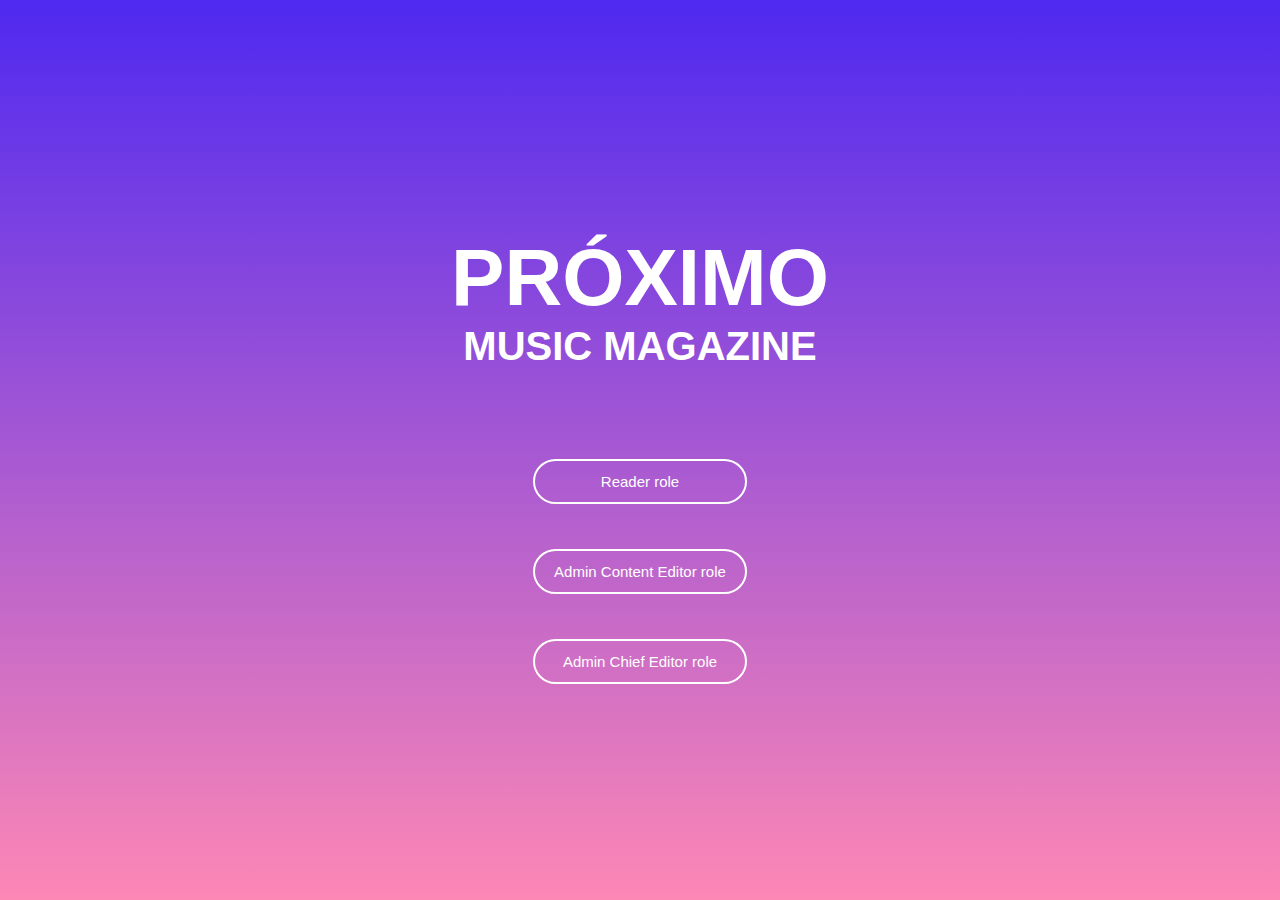
<file: index.html>
<html>
<head>
	<meta charset="utf-8">
	<meta name="viewport" content="width-device-width, initial-scale=1">
	<link href='css/welcomepage.css' rel='stylesheet' type='text/css'>
	<title>Welcome to Próximo</title>
<body>
	<div id="header">
		
		<h1><strong>P</strong>róximo<br><p>Music Magazine</p></h1>
  <div class="link-wrapper">
    <a href="landingpage.html">Reader role</a>
    <a href="login-admin.html">Admin Content Editor role</a>
    <a href="login-admin.html">Admin Chief Editor role</a>
  </div>
</body>
</head>
</html>
</file>
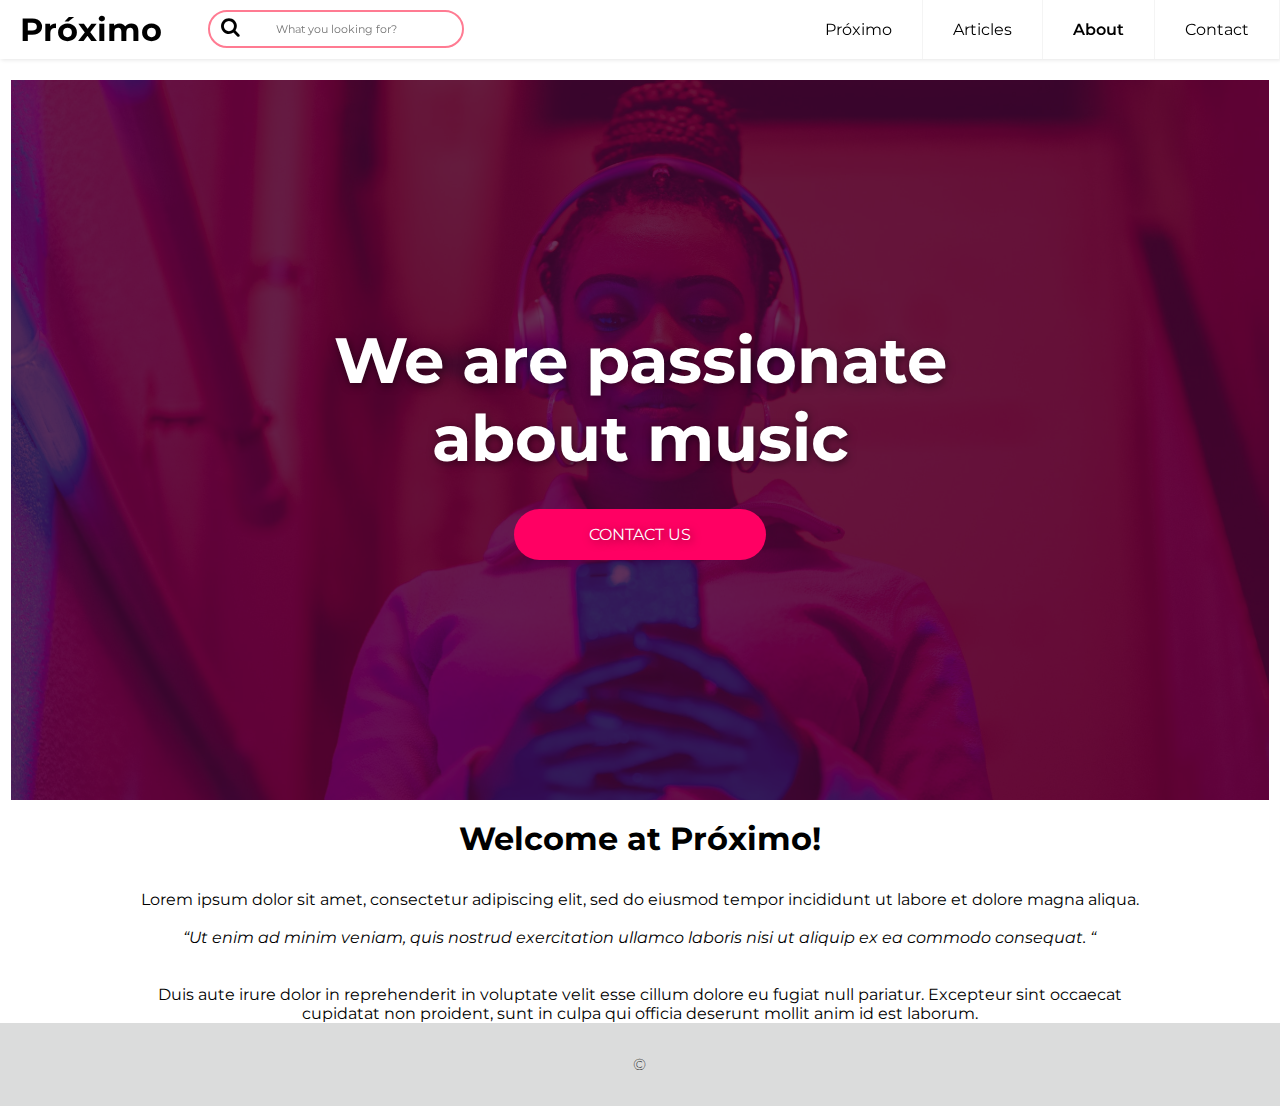
<file: about.html>
<!DOCTYPE html>
<html lang="en">
<head>
    <meta charset="UTF-8">
    <meta http-equiv="X-UA-Compatible" content="IE=edge">
    <meta name="viewport" content="width=device-width, initial-scale=1.0">
     <!-- SEARCH ICON -->
     <link rel="stylesheet" href="https://maxcdn.bootstrapcdn.com/font-awesome/4.4.0/css/font-awesome.min.css">
    <!-- CUSTOM CSS -->
    <link rel="stylesheet" href="css/app.css">
    <link rel="stylesheet" href="css/navigation.css">
    <link rel="stylesheet" href="css/styles.css">
    <link rel="stylesheet" href="css/filtering.css">
    <link rel="stylesheet" href="css/about.css">
    <link rel="stylesheet" href="css/searchbar.css">
    <link rel="stylesheet" href="css/searchbarplacement.css">
    <title>Próximo</title>
</head>
<body>

  <header class="header">
    <a href="landingpage.html" class="logo"><strong>próximo</strong></a>
    <input class="searchbar" type="text" placeholder="What you looking for?"> <i class=" searchButton fa fa-search"></i>
    <input class="menu-btn" type="checkbox" id="menu-btn" />
    <label class="menu-icon" for="menu-btn"><span class="navicon"></span></label>
    <ul class="menu">
      <li><a href="landingpage.html">Próximo</a></li>
      <li><a href="all-articles.html">Articles</a></li>
      <li><a class="active" href="about.html">About</a></li>
      <li><a href="contact.html">Contact</a></li>
     

    </ul>
  </header>
  <!-- splashsection  -->
      <article>
       <div class="splashwrapper">
      <div id="splashsection"></div>
      <!--  <img src="/img/the-regrettes-2017-cr-Chade-Kamenshine-billboard-1548-compressed 1.png" alt="" > -->
        <div class="text">
          <h2 class="heroh2">We are passionate about music</h2>
          <a class="btn" href="contact.html">CONTACT US</a>
          
        </div>
      </div>

      
      </article>

      <!-- search start -->
 <div id="searchbar-placement">
  <!-- Searchbar start -->
<div class="search">
<input type="text" placeholder="search" />
<div class="symbol">
<svg class="cloud">
  <use xlink:href="#cloud" />
</svg>
<svg class="lens">
  <use xlink:href="#lens" />
</svg>
</div>


<!-- SVG -->
<svg xmlns="http://www.w3.org/2000/svg" style="display: none;">
<symbol xmlns="http://www.w3.org/2000/svg" viewBox="0 0 35 35" id="cloud">
<path d="M31.714,25.543c3.335-2.17,4.27-6.612,2.084-9.922c-1.247-1.884-3.31-3.077-5.575-3.223h-0.021
C27.148,6.68,21.624,2.89,15.862,3.931c-3.308,0.597-6.134,2.715-7.618,5.708c-4.763,0.2-8.46,4.194-8.257,8.919
c0.202,4.726,4.227,8.392,8.991,8.192h4.873h13.934C27.784,26.751,30.252,26.54,31.714,25.543z" />
</symbol>
<symbol xmlns="http://www.w3.org/2000/svg" viewBox="0 0 16 16" id="lens">
<path d="M15.656,13.692l-3.257-3.229c2.087-3.079,1.261-7.252-1.845-9.321c-3.106-2.068-7.315-1.25-9.402,1.83
s-1.261,7.252,1.845,9.32c1.123,0.748,2.446,1.146,3.799,1.142c1.273-0.016,2.515-0.39,3.583-1.076l3.257,3.229
c0.531,0.541,1.404,0.553,1.95,0.025c0.009-0.008,0.018-0.017,0.026-0.025C16.112,15.059,16.131,14.242,15.656,13.692z M2.845,6.631
c0.023-2.188,1.832-3.942,4.039-3.918c2.206,0.024,3.976,1.816,3.951,4.004c-0.023,2.171-1.805,3.918-3.995,3.918
C4.622,10.623,2.833,8.831,2.845,6.631L2.845,6.631z" />
</symbol>
</svg>    
</div>
</div>

<!-- Searchbar end -->    
      
   
<!-- wrapper -->
    <main class="wrapper">
        <article>
            <br>
            <h1>Welcome at Próximo!</h1>
      <p>Lorem ipsum dolor sit amet, consectetur adipiscing elit, sed do eiusmod tempor incididunt ut labore et dolore magna aliqua.</p>
      <br>
      <cite>“Ut enim ad minim veniam, quis nostrud exercitation ullamco laboris nisi ut aliquip ex ea commodo consequat. “</cite>
      <br><br>
      <p>Duis aute irure dolor in reprehenderit in voluptate velit esse cillum dolore eu fugiat null pariatur. Excepteur sint occaecat cupidatat non proident, sunt in culpa qui officia deserunt mollit anim id est laborum. </p>
    
        </article>
       
      

       
        
    
    </main>

       
      <footer class="mainfooter">
        © 
         
        </footer>
     
    
</body>
</html>
</file>
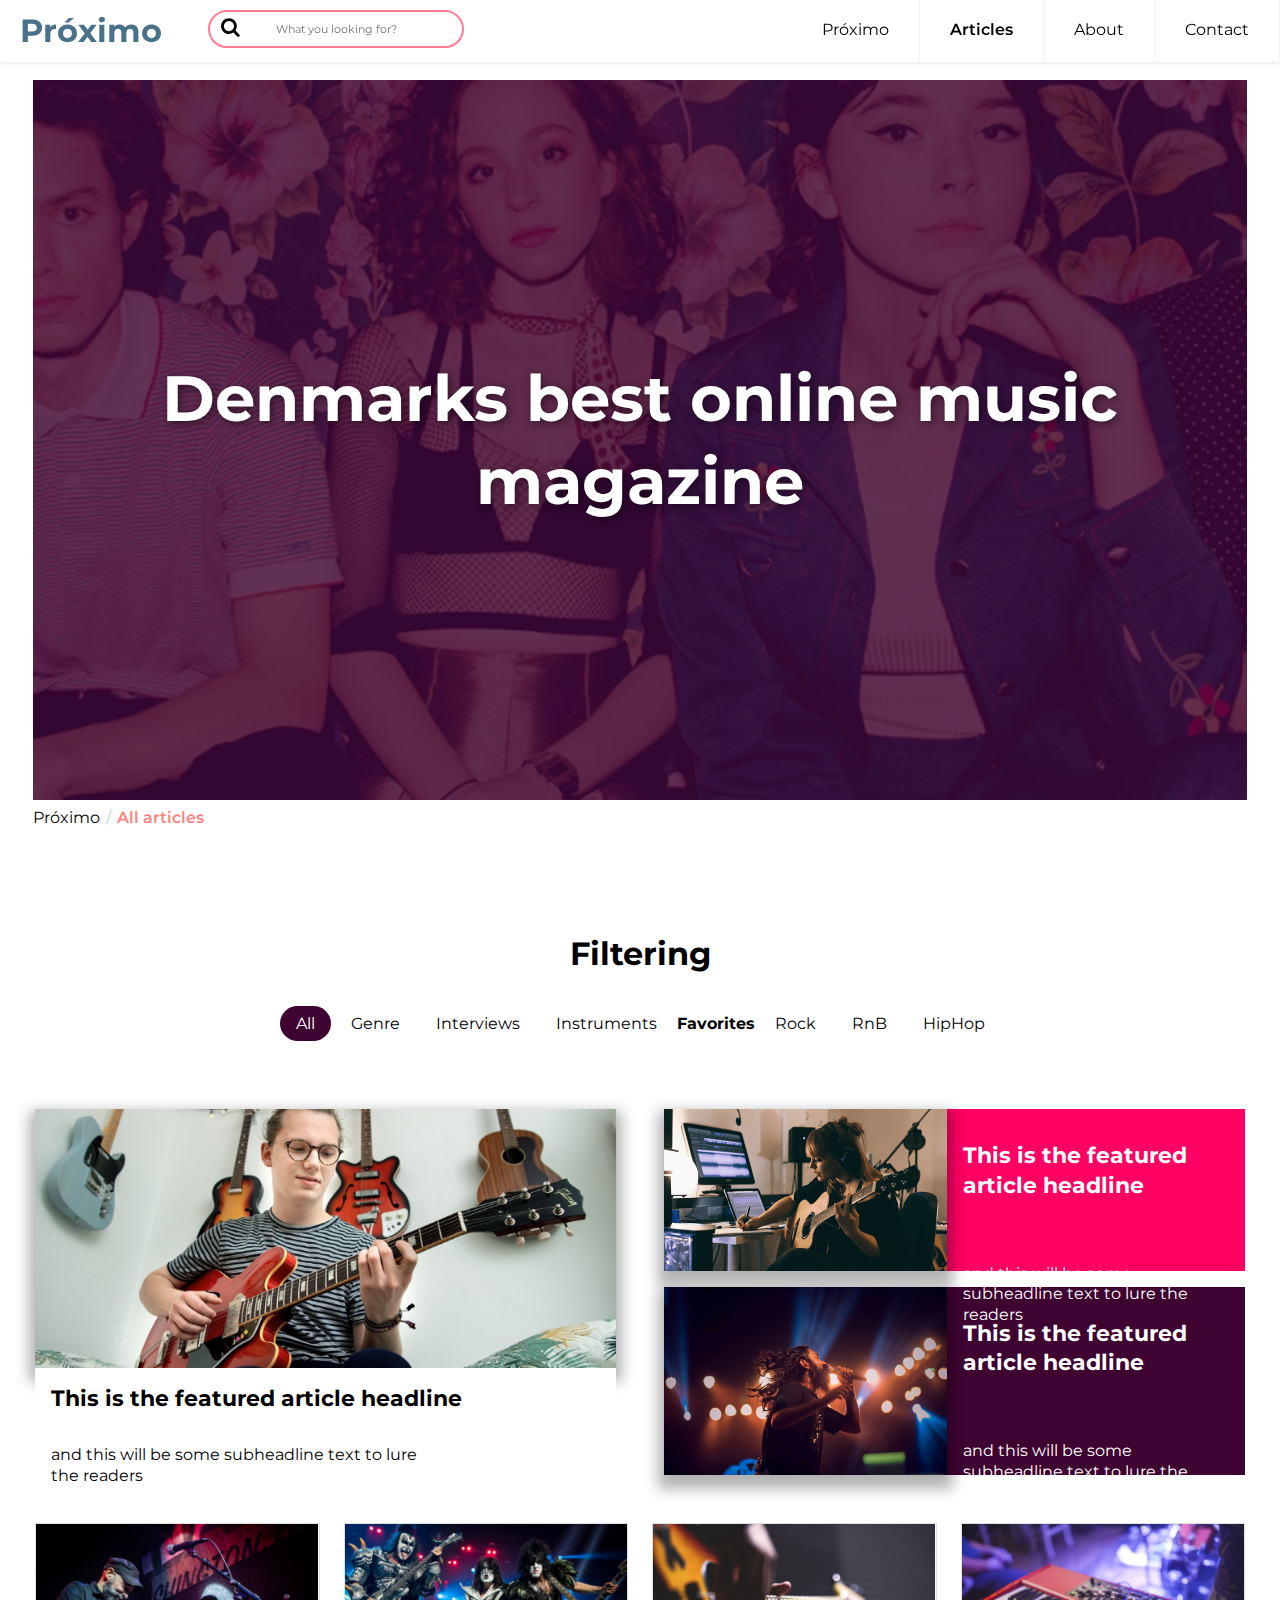
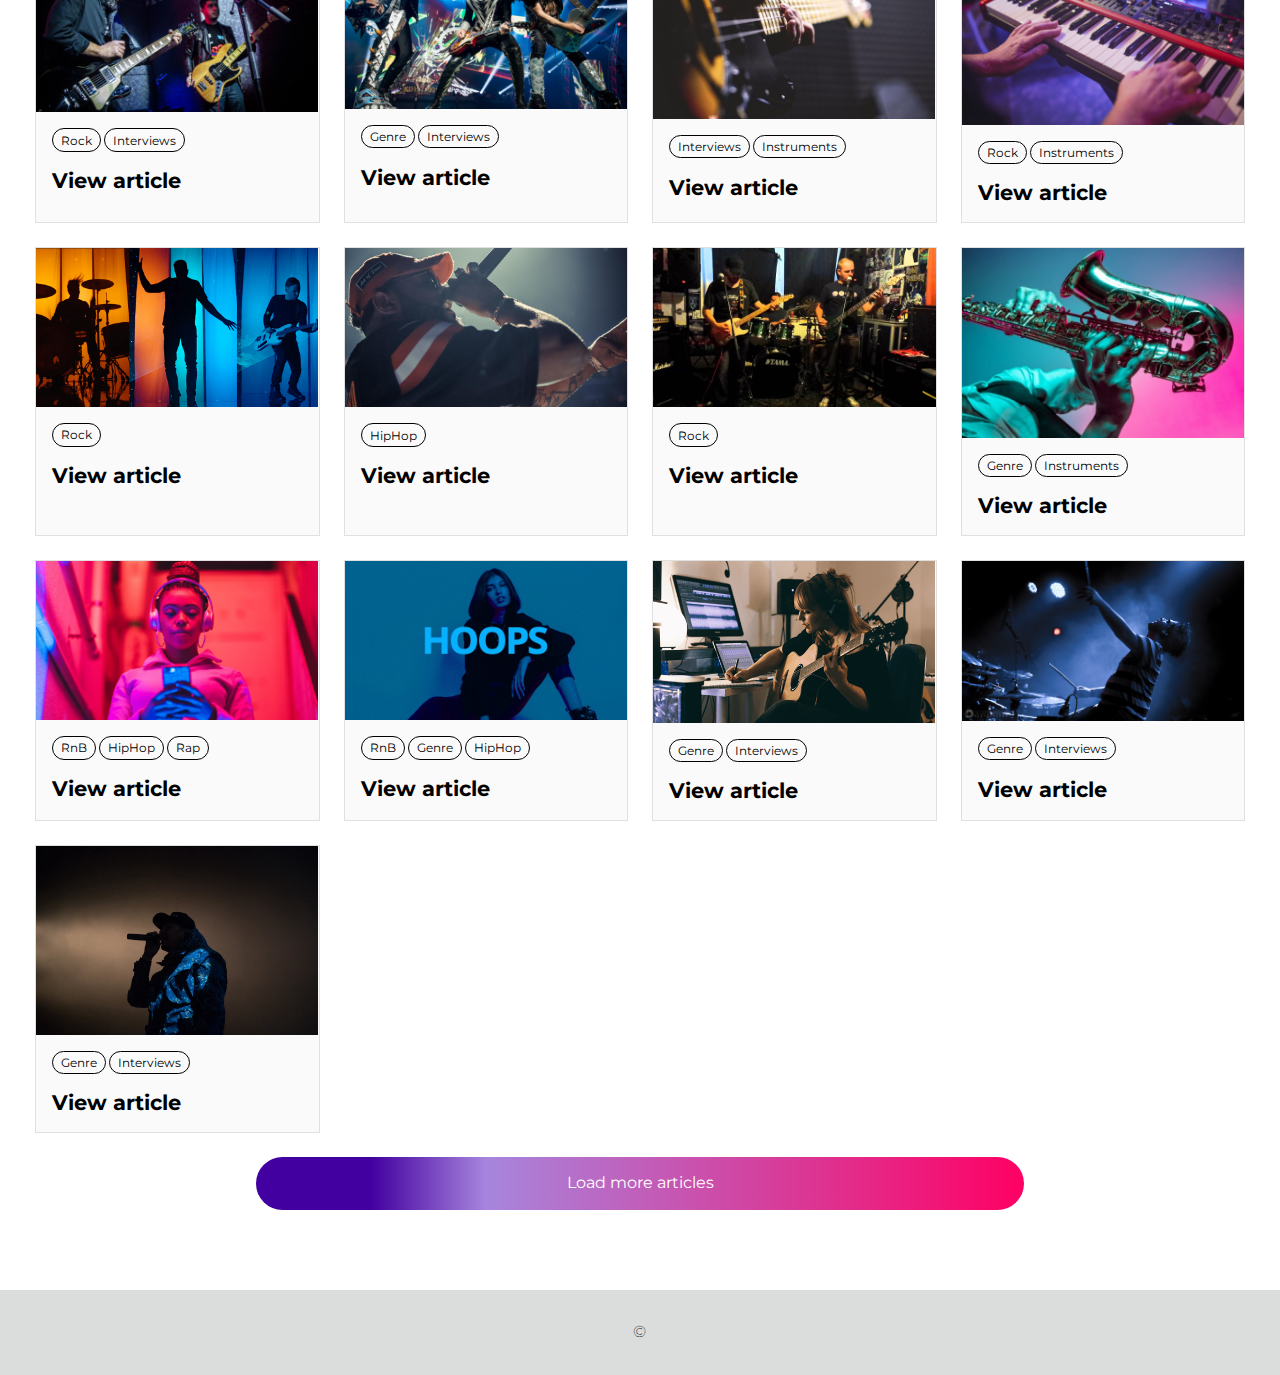
<file: all-articles.html>
<!DOCTYPE html>
<html lang="en">
<head>
    <meta charset="UTF-8">
    <meta http-equiv="X-UA-Compatible" content="IE=edge">
    <meta name="viewport" content="width=device-width, initial-scale=1.0">
    <!-- SEARCH ICON -->
    <link rel="stylesheet" href="https://maxcdn.bootstrapcdn.com/font-awesome/4.4.0/css/font-awesome.min.css">
    <!-- CUSTOM CSS -->
    <link rel="stylesheet" href="css/app.css">
    <link rel="stylesheet" href="css/navigation.css">
    <link rel="stylesheet" href="css/styles.css">
    <link rel="stylesheet" href="css/all-articles.css">
    <link rel="stylesheet" href="css/breadcrumbs.css">
    <link rel="stylesheet" href="css/filtering.css">
    <link rel="stylesheet" href="css/searchbar.css">
    <link rel="stylesheet" href="css/searchbarplacement.css">
    
    

    <title>Próximo</title>
</head>
<body>

  <header class="header">
    <a href="landingpage.html" class="logo"><strong>próximo</strong></a>
    <input class="searchbar" type="text" placeholder="What you looking for?"> <i class=" searchButton fa fa-search"></i>
    <input class="menu-btn" type="checkbox" id="menu-btn" />
    <label class="menu-icon" for="menu-btn"><span class="navicon"></span></label>
    <ul class="menu">
      <li><a href="landingpage.html">Próximo</a></li>
      <li><a class="active" href="all-articles.html">Articles</a></li>
      <li><a href="about.html">About</a></li>
      <li><a href="contact.html">Contact</a></li>
     

    </ul>
  </header>
  <!-- splashsection  -->
      <article>
       <div class="splashwrapper">
      <div id="splashsection"></div>
      <!--  <img src="/img/the-regrettes-2017-cr-Chade-Kamenshine-billboard-1548-compressed 1.png" alt="" > -->
        <div class="text">
          <h2 class="heroh2">Denmarks best online music magazine</h2>
        </div> 
      </div>
      <!-- wrapper -->
    
      <!-- wrapper -->
      <main class="wrapper">
      <div class="breadcrumbs">
        <nav class="breadcrumb-items">
            <a class="breadcrumb-item" href="landingpage.html">Próximo</a>
            <a class="breadcrumb-item active" href="all-articles.html">All articles</a>
          </nav><!-- .breadcrumb-items -->
      </div>
      </article>

      <!-- search start -->
 <div id="searchbar-placement">
  <!-- Searchbar start -->
<div class="search">
<input type="text" placeholder="search" />
<div class="symbol">
<svg class="cloud">
  <use xlink:href="#cloud" />
</svg>
<svg class="lens">
  <use xlink:href="#lens" />
</svg>
</div>


<!-- SVG -->
<svg xmlns="http://www.w3.org/2000/svg" style="display: none;">
<symbol xmlns="http://www.w3.org/2000/svg" viewBox="0 0 35 35" id="cloud">
<path d="M31.714,25.543c3.335-2.17,4.27-6.612,2.084-9.922c-1.247-1.884-3.31-3.077-5.575-3.223h-0.021
C27.148,6.68,21.624,2.89,15.862,3.931c-3.308,0.597-6.134,2.715-7.618,5.708c-4.763,0.2-8.46,4.194-8.257,8.919
c0.202,4.726,4.227,8.392,8.991,8.192h4.873h13.934C27.784,26.751,30.252,26.54,31.714,25.543z" />
</symbol>
<symbol xmlns="http://www.w3.org/2000/svg" viewBox="0 0 16 16" id="lens">
<path d="M15.656,13.692l-3.257-3.229c2.087-3.079,1.261-7.252-1.845-9.321c-3.106-2.068-7.315-1.25-9.402,1.83
s-1.261,7.252,1.845,9.32c1.123,0.748,2.446,1.146,3.799,1.142c1.273-0.016,2.515-0.39,3.583-1.076l3.257,3.229
c0.531,0.541,1.404,0.553,1.95,0.025c0.009-0.008,0.018-0.017,0.026-0.025C16.112,15.059,16.131,14.242,15.656,13.692z M2.845,6.631
c0.023-2.188,1.832-3.942,4.039-3.918c2.206,0.024,3.976,1.816,3.951,4.004c-0.023,2.171-1.805,3.918-3.995,3.918
C4.622,10.623,2.833,8.831,2.845,6.631L2.845,6.631z" />
</symbol>
</svg>    
</div>
</div>

<!-- Searchbar end -->    
      
  
     
  
        <section class="author-archive">
            <div class="container">
              <h1>Filtering</h1>
              <input type="radio" id="All" name="categories" value="All" checked>
              <input type="radio" id="Genre" name="categories" value="Genre">
              <input type="radio" id="Interviews" name="categories" value="Interviews">
              <input type="radio" id="Instruments" name="categories" value="Instruments">
              <input type="radio" id="Rock" name="categories" value="Rock">
              <input type="radio" id="RnB" name="categories" value="RnB">
              <input type="radio" id="HipHop" name="categories" value="HipHop">
          
              <ol class="filters">
                <li>
                  <label for="All">All</label>
                </li>
                <li>
                  <label for="Genre">Genre</label>
                </li>
                <li>
                  <label for="Interviews">Interviews</label>
                </li>
                <li>
                  <label for="Instruments">Instruments</label>
                </li>
                <h4>Favorites</h4>
                <li>
                  <label for="Rock">Rock</label>
                </li>
                <li>
                  <label for="RnB">RnB</label>
                </li>
                <li>
                  <label for="HipHop">HipHop</label>
                </li>
              </ol>

              <div class="content">
                  
                <div class="single-post-block flex">
                   <a href="single-article.html"> <div><img class="small-img" src="./img/guitar.png" alt="img"></div>
                    <div class="info info-style-1 no-grid-gap">
                   
                    <h1>This is the featured 
                        article headline</h1>
                    <p>and this will be some subheadline text to lure the readers  </p></a>
                    
                    
                </div>
                </div>
                <div class="flex">
                <div class="single-post single-post-1">
                  <a href="single-article.html"><div><img class="small-img" src="./img/singandsongwriter.png" alt="img"></div>
                    <div class="info info-style-2">
                   
                    <h1>This is the featured 
                        article headline</h1>
                    <p>and this will be some subheadline text to lure the readers  </p></a>
                    
                </div>
                </div>

                <div class="single-post single-post-2">
                  <a href="single-article.html">  <div><img class="small-img" src="./img/photo2.jpg" alt="img"></div>
                    <div class="info info-style-2">
                    
                    <h1>This is the featured 
                        article headline</h1>
                    <p>and this will be some subheadline text to lure the readers    </p></a>
                    
                </div>
                </div>
            </div>
              </div>
          
              <ol class="posts">
                <li class="post" data-category="Genre Interviews Rock">
                  <article class="filtering-article">
                    <figure>
                      <a href="single-article.html" target="_blank">
                        <img src="./img/rockband1.jpg" alt="img">
                      </a>
                      <figcaption>
                        <ol class="post-categories">
                          <li>
                            <a href="">Rock</a>
                          </li>
                          <li>
                            <a href="">Interviews</a>
                          </li>
                        </ol>
                        <h2 class="post-title">
                          <a href="" target="_blank">View article
                          </a>
                        </h2>
                      </figcaption>
                    </figure>
                  </article>
                </li>
                <li class="post" data-category="Genre Interviews Rock">
                  <article class="filtering-article">
                    <figure>
                      <a href="single-article.html" target="_blank">
                        <img src="./img/f89dc9fa7526554c-600x3382.png" alt="img">
                      </a>
                      <figcaption>
                        <ol class="post-categories">
                          <li>
                            <a href="">Genre</a>
                          </li>
                          <li>
                            <a href="">Interviews</a>
                          </li>
                        </ol>
                        <h2 class="post-title">
                          <a href="#" target="_blank">View article
                          </a>
                        </h2>
                      </figcaption>
                    </figure>
                  </article>
                </li>
                <li class="post" data-category="Genre Instruments">
                  <article class="filtering-article">
                    <figure>
                      <a href="single-article.html" target="_blank">
                        <img src="./img/bass-guitars 1.png" alt="img">
                      </a>
                      <figcaption>
                        <ol class="post-categories">
                          <li>
                            <a href="">Interviews</a>
                          </li>
                          <li>
                            <a href="">Instruments</a>
                          </li>
                        </ol>
                        <h2 class="post-title">
                          <a href="#" target="_blank">View article
                          </a>
                        </h2>
                      </figcaption>
                    </figure>
                  </article>
                </li>
                <li class="post" data-category="Genre Interviews Instruments">
                  <article class="filtering-article">
                    <figure>
                      <a href="single-article.html" target="_blank">
                        <img src="./img/GettyImages-736285899-59a26cef396e5a0011f5e55f3.png" alt="img">
                      </a>
                      <figcaption>
                        <ol class="post-categories">
                          <li>
                            <a href="">Rock</a>
                          </li>
                          <li>
                            <a href="">Instruments</a>
                          </li>
                        </ol>
                        <h2 class="post-title">
                          <a href="#" target="_blank">View article
                          </a>
                        </h2>
                      </figcaption>
                    </figure>
                  </article>
                </li>
                <li class="post" data-category="Genre Rock Interviews">
                  <article class="filtering-article">
                    <figure>
                      <a href="single-article.html" target="_blank">
                        <img src="./img/rockband3.jpg" alt="img">
                      </a>
                      <figcaption>
                        <ol class="post-categories">
                          <li>
                            <a href="">Rock</a>
                          </li>
                        </ol>
                        <h2 class="post-title">
                          <a href="#" target="_blank">View article
                          </a>
                        </h2>
                      </figcaption>
                    </figure>
                  </article>
                </li>
                <li class="post" data-category="HipHop Interviews">
                  <article class="filtering-article">
                    <figure>
                      <a href="single-article.html" target="_blank">
                        <img src="./img/rapper.jpg" alt="img">
                      </a>
                      <figcaption>
                        <ol class="post-categories">
                          <li>
                            <a href="">HipHop</a>
                          </li>
                        </ol>
                        <h2 class="post-title">
                          <a href="" target="_blank">View article</a>
                        </h2>
                      </figcaption>
                    </figure>
                  </article>
                </li>
                <li class="post" data-category="Genre Interviews Rock">
                  <article class="filtering-article">
                    <figure>
                      <a href="single-article.html" target="_blank">
                        <img src="./img/rockband2.jpg" alt="img">       
                      </a>
                      <figcaption>
                        <ol class="post-categories">
                          <li>
                            <a href="">Rock</a>
                          </li>
                        </ol>
                        <h2 class="post-title">
                          <a href="" target="_blank">View article
                          </a>
                        </h2>
                      </figcaption>
                    </figure>
                  </article>
                </li>
                <li class="post" data-category="Genre Instruments">
                  <article class="filtering-article">
                    <figure>
                      <a href="single-article.html" target="_blank">
                        <img src="./img/119324779-african-american-handsome-jazz-musician-playing-the-saxophone-in-the-studio-on-a-neon-background-mus1.png" alt="img">
                      </a>
                      <figcaption>
                        <ol class="post-categories">
                          <li>
                            <a href="">Genre</a>
                          </li>
                          <li>
                            <a href="">Instruments</a>
                          </li>
                        </ol>
                        <h2 class="post-title">
                          <a href="" target="_blank">View article
                          </a>
                        </h2>
                      </figcaption>
                    </figure>
                  </article>
                </li>
                <li class="post" data-category="RnB Genre Interviews HipHop">
                  <article class="filtering-article">
                    <figure>
                      <a href="single-article.html" target="_blank">
                        <img src="./img/photo1.jpg" alt="img">
                      </a>
                      <figcaption>
                        <ol class="post-categories">
                          <li>
                            <a href="">RnB</a>
                          </li>
                          <li>
                            <a href="">HipHop</a>
                          </li>
                          <li>
                            <a href="">Rap</a>
                          </li>
                        </ol>
                        <h2 class="post-title">
                          <a href="" target="_blank">View article
                          </a>
                        </h2>
                      </figcaption>
                    </figure>
                  </article>
                </li>
                <li class="post" data-category="RnB Genre Interviews HipHop">
                  <article class="filtering-article">
                    <figure>
                      <a href="single-article.html" target="_blank">
                        <img src="./img/maxresdefault.jpg" alt="img">
                      </a>
                      <figcaption>
                        <ol class="post-categories">
                          <li>
                            <a href="">RnB</a>
                          </li>
                          <li>
                            <a href="">Genre</a>
                          </li>
                          <li>
                            <a href="">HipHop</a>
                          </li>
                        </ol>
                        <h2 class="post-title">
                          <a href="" target="_blank">View article
                          </a>
                        </h2>
                      </figcaption>
                    </figure>
                  </article>
                </li>
                <li class="post" data-category="Genre Interviews">
                  <article class="filtering-article">
                    <figure>
                      <a href="single-article.html" target="_blank">
                        <img src="./img/singandsongwriter.png" alt="img">
                      </a>
                      <figcaption>
                        <ol class="post-categories">
                          <li>
                            <a href="">Genre</a>
                          </li>
                          <li>
                            <a href="">Interviews</a>
                          </li>
                        </ol>
                        <h2 class="post-title">
                          <a href="" target="_blank">View article
                        </h2>
                      </figcaption>
                    </figure>
                  </article>
                </li>
                <li class="post" data-category="Genre Instruments">
                  <article class="filtering-article">
                    <figure>
                      <a href="single-article.html" target="_blank">
                        <img src="./img/drummer.jpg" alt="img">
                      </a>
                      <figcaption>
                        <ol class="post-categories">
                          <li>
                            <a href="">Genre</a>
                          </li>
                          <li>
                            <a href="">Interviews</a>
                          </li>
                        </ol>
                        <h2 class="post-title">
                          <a href="" target="_blank">View article
                          </a>
                        </h2>
                      </figcaption>
                    </figure>
                  </article>
                </li>
                <li class="post" data-category="Genre HipHop Interviews">
                    <article class="filtering-article">
                      <figure>
                        <a href="single-article.html" target="_blank">
                          <img src="./img/1_iP69i3VmhBIoIfeT72-XEg.jpeg" alt="img">
                        </a>
                        <figcaption>
                          <ol class="post-categories">
                            <li>
                              <a href="">Genre</a>
                            </li>
                            <li>
                              <a href="">Interviews</a>
                            </li>
                          </ol>
                          <h2 class="post-title">
                            <a href="" target="_blank">View article
                            </a>
                          </h2>
                        </figcaption>
                      </figure>
                    </article>
                  </li>
              </ol>
            </div>
          </section>

          <div clas="container">
            <div class="grid-row">
              <a href="" class="btn load-btn btn-gradient">Load more articles</a>
            </div>
          </div>
         






             
   
      
      

       
        
    
    </main>

       
      <footer class="mainfooter">
        © 
         
        </footer>
     
    
</body>
</html>
</file>
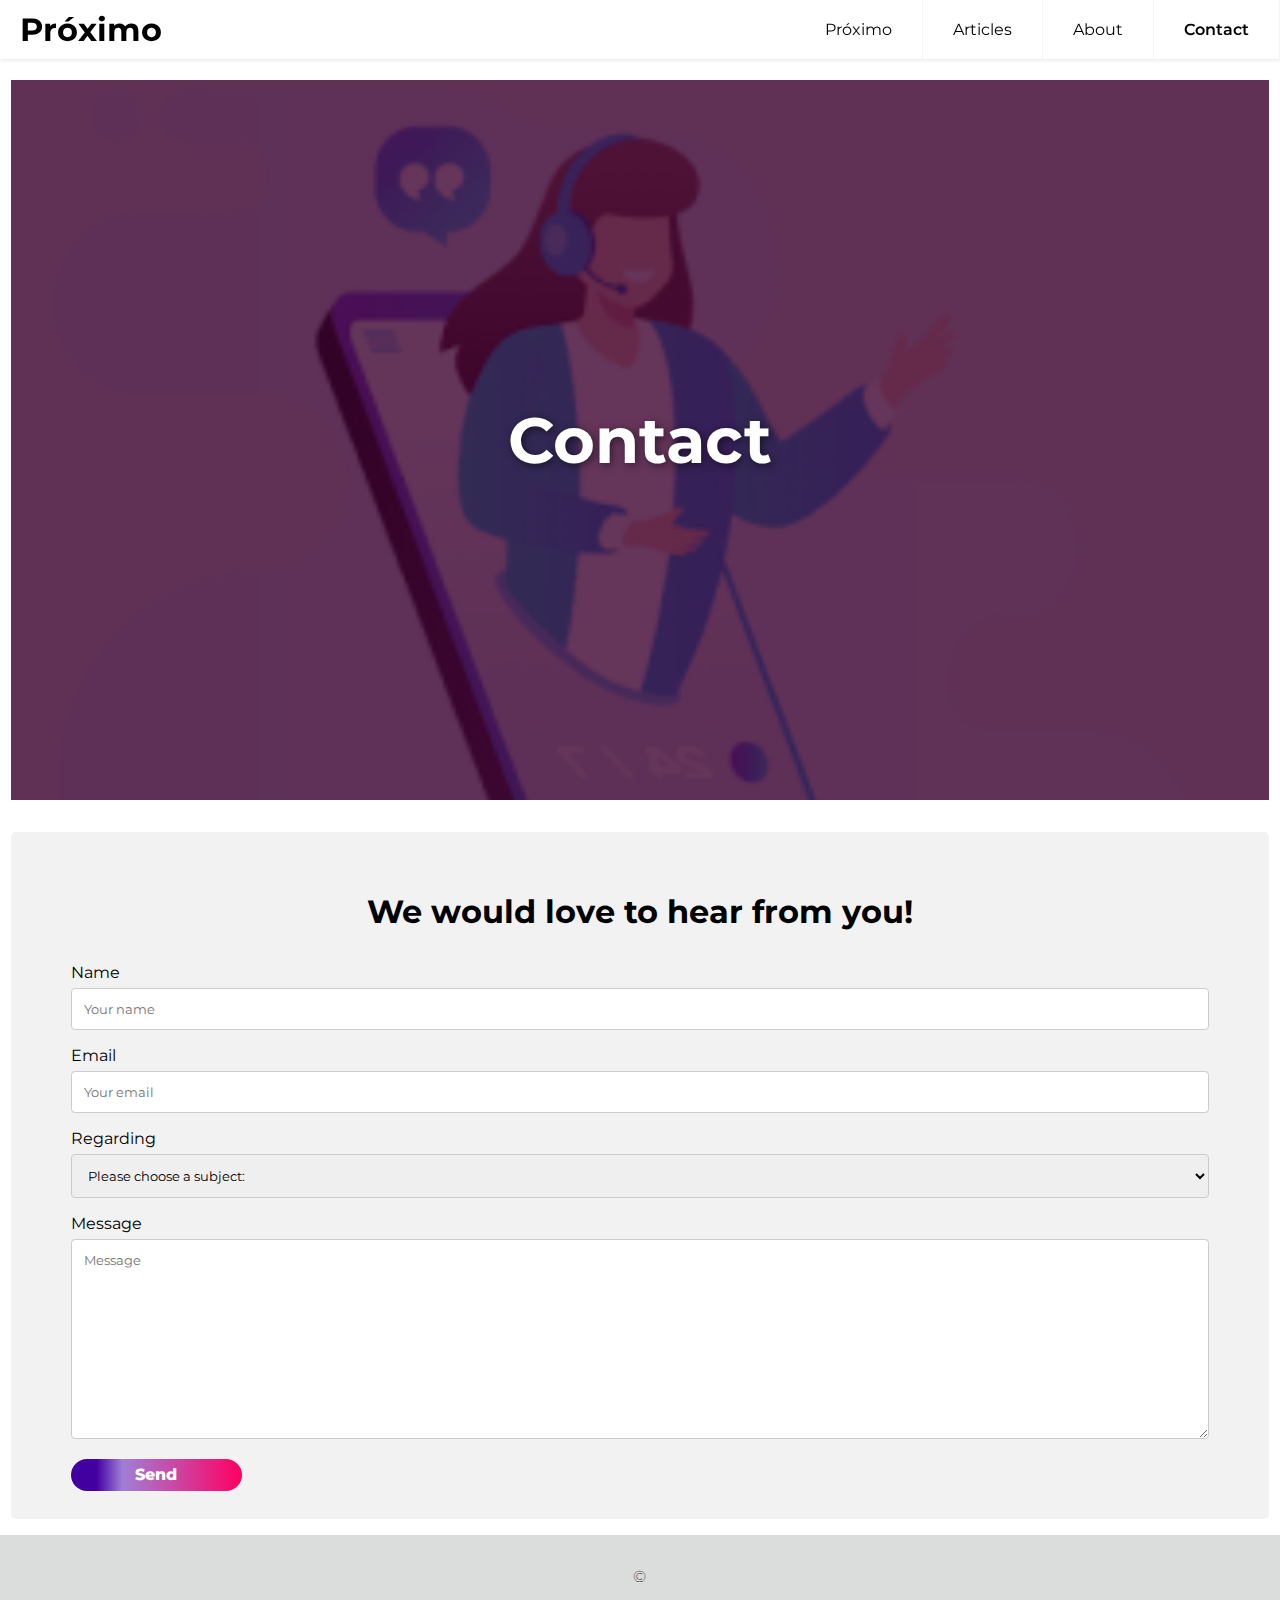
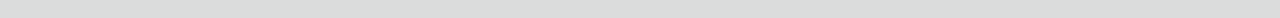
<file: contact.html>
<!DOCTYPE html>
<html lang="en">
<head>
    <meta charset="UTF-8">
    <meta http-equiv="X-UA-Compatible" content="IE=edge">
    <meta name="viewport" content="width=device-width, initial-scale=1.0">
      <!-- SEARCH ICON -->
      <link rel="stylesheet" href="https://maxcdn.bootstrapcdn.com/font-awesome/4.4.0/css/font-awesome.min.css">
    <!-- CUSTOM CSS -->
    <link rel="stylesheet" href="css/app.css">
    <link rel="stylesheet" href="css/navigation.css">
    <link rel="stylesheet" href="css/styles.css">
    <link rel="stylesheet" href="css/filtering.css">
    <link rel="stylesheet" href="css/contact.css">
    <link rel="stylesheet" href="css/searchbar.css">
    <link rel="stylesheet" href="css/searchbarplacement.css">

    <title>Próximo</title>
</head>
<body>
  <header class="header">
    <a href="landingpage.html" class="logo"><strong>próximo</strong></a>
    <input class="menu-btn" type="checkbox" id="menu-btn" />
    <label class="menu-icon" for="menu-btn"><span class="navicon"></span></label>
    <ul class="menu">
      <li><a href="landingpage.html">Próximo</a></li>
      <li><a href="all-articles.html">Articles</a></li>
      <li><a href="about.html">About</a></li>
      <li><a class="active" href="contact.html">Contact</a></li>
     

    </ul>
  </header>
  <!-- splashsection  -->
      <article>
       <div class="splashwrapper">
      <div id="splashsection"></div>
      <!--  <img src="/img/the-regrettes-2017-cr-Chade-Kamenshine-billboard-1548-compressed 1.png" alt="" > -->
        <div class="text">
          <h2 class="heroh2">Contact</h2>
          
        </div>
       
      </div>
      </article>

      <!-- search start -->
 <div id="searchbar-placement">
  <!-- Searchbar start -->
<div class="search">
<input type="text" placeholder="search" />
<div class="symbol">
<svg class="cloud">
  <use xlink:href="#cloud" />
</svg>
<svg class="lens">
  <use xlink:href="#lens" />
</svg>
</div>


<!-- SVG -->
<svg xmlns="http://www.w3.org/2000/svg" style="display: none;">
<symbol xmlns="http://www.w3.org/2000/svg" viewBox="0 0 35 35" id="cloud">
<path d="M31.714,25.543c3.335-2.17,4.27-6.612,2.084-9.922c-1.247-1.884-3.31-3.077-5.575-3.223h-0.021
C27.148,6.68,21.624,2.89,15.862,3.931c-3.308,0.597-6.134,2.715-7.618,5.708c-4.763,0.2-8.46,4.194-8.257,8.919
c0.202,4.726,4.227,8.392,8.991,8.192h4.873h13.934C27.784,26.751,30.252,26.54,31.714,25.543z" />
</symbol>
<symbol xmlns="http://www.w3.org/2000/svg" viewBox="0 0 16 16" id="lens">
<path d="M15.656,13.692l-3.257-3.229c2.087-3.079,1.261-7.252-1.845-9.321c-3.106-2.068-7.315-1.25-9.402,1.83
s-1.261,7.252,1.845,9.32c1.123,0.748,2.446,1.146,3.799,1.142c1.273-0.016,2.515-0.39,3.583-1.076l3.257,3.229
c0.531,0.541,1.404,0.553,1.95,0.025c0.009-0.008,0.018-0.017,0.026-0.025C16.112,15.059,16.131,14.242,15.656,13.692z M2.845,6.631
c0.023-2.188,1.832-3.942,4.039-3.918c2.206,0.024,3.976,1.816,3.951,4.004c-0.023,2.171-1.805,3.918-3.995,3.918
C4.622,10.623,2.833,8.831,2.845,6.631L2.845,6.631z" />
</symbol>
</svg>    
</div>
</div>

<!-- Searchbar end -->    
      
   
<!-- wrapper -->
    <main class="wrapper">
        <article>
            <div class="container">

              <h1>We would love to hear from you!</h1>
                <form action="/action_page.php">
                  <label for="fname">Name</label>
                  <input type="text" id="fname" name="name" placeholder="Your name">
              
                  <label for="lname">Email</label>
                  <input type="email" id="email" name="email" placeholder="Your email">
              
                  <label for="options">Regarding</label>
                  <select id="options" name="options">
                    <option value="problem">Please choose a subject:</option>
                    <option value="problem">Problem</option>
                    <option value="request">Request</option>
                    <option value="other">Other</option>
                  </select>
              
                  <label for="subject">Message</label>
                  <textarea id="subject" name="subject" placeholder="Message" style="height:200px"></textarea>
              
               <a class="btn" href="thankyoucontact.html"> Send</a>
                </form>
              </div>
        </article>
      
   
      
      

       
        
    
    </main>

       
      <footer class="mainfooter">
        © 
         
        </footer>
     
    
</body>
</html>
</file>
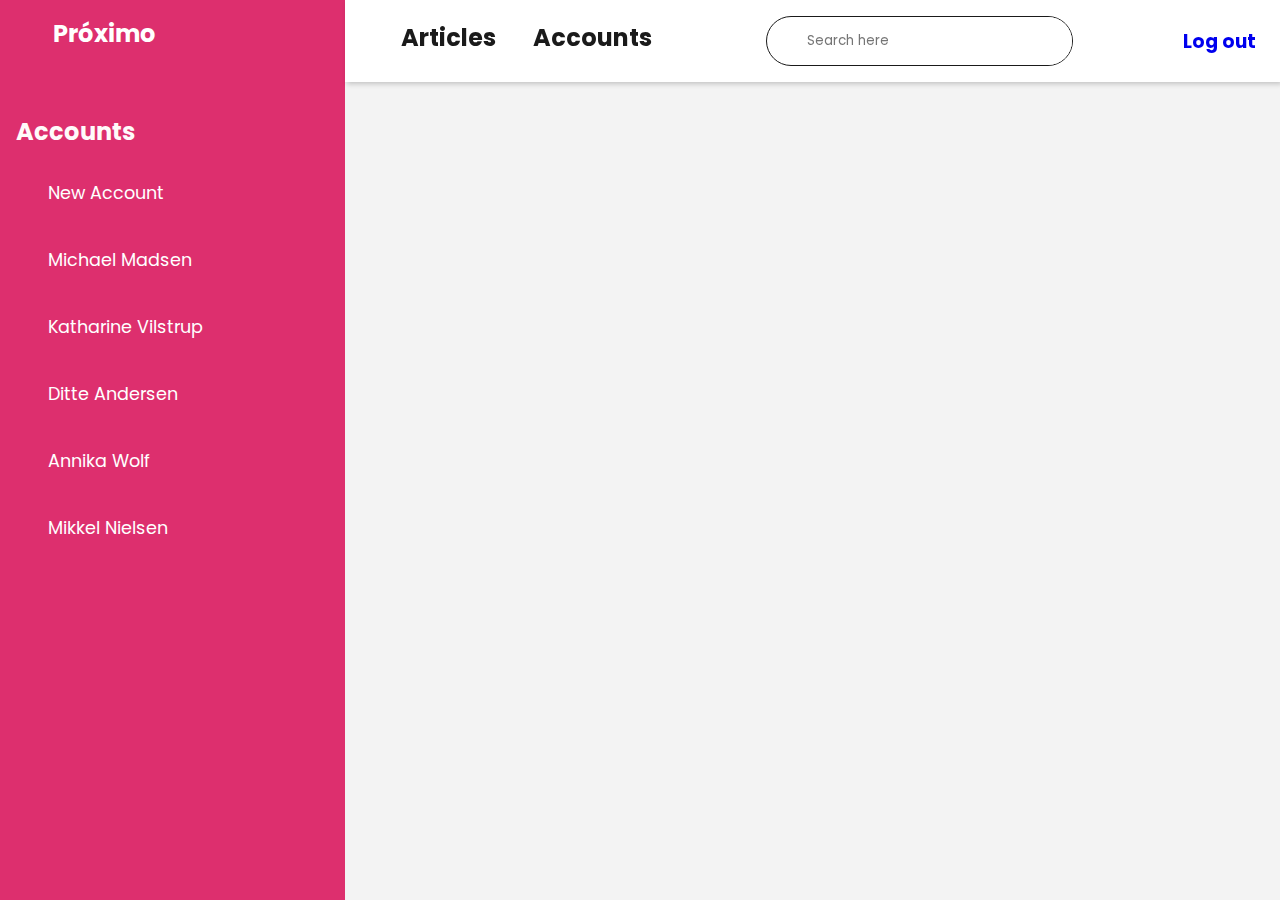
<file: editor-accounts.html>
<!DOCTYPE html>
<html lang="en">
<head>
   <!--this is liat-->
   <!--this is viki--> 
    <meta charset="UTF-8">
    <meta http-equiv="X-UA-Compatible" content="IE=edge">
    <meta name="viewport" content="width=device-width, initial-scale=1.0">
    <link rel="stylesheet" href="https://maxst.icons8.com/vue-static/landings/line-awesome/line-awesome/1.3.0/css/line-awesome.min.css">
    <link rel="stylesheet" href="css/admin.css">
 
    <title>Próximo Writer</title>
</head>
<body>

    <input type="checkbox" id="nav-toggle">
    <div class="sidebar">
        <div class="sidebar-brand">
            <a href="landingpage.html"><h2>
                <span class="lab la-itunes-note"></span>
                <span>Próximo</span>
            </h2></a> 
        </div>
        <div class="sidebar-menu">
            <ul>
                <li>
                    <h2>Accounts</h2>
                </li>
                <li>
                    <a href="#newarticle" ><span class="las la-plus"></span>
                        <span>New Account</span></a>
                </li>
                <li>
                    <a href="#article1" class="active"><span class="las la-edit"></span>
                        <span>Michael Madsen</span></a>
                </li>
                <li>
                    <a href="#article2"><span class="las la-edit"></span>
                        <span>Katharine Vilstrup</span></a>
                </li>
                <li>
                    <a href="#article3"><span class="las la-edit"></span>
                        <span>Ditte Andersen</span></a>
                </li>
                <li>
                    <a href="#article5"><span class="las la-edit"></span>
                        <span>Annika Wolf</span></a>
                </li>
                <li>
                    <a href="#article6"><span class="las la-edit"></span>
                        <span>Mikkel Nielsen</span></a>
                </li>
            </ul>
        </div>
    </div>

    <div class="main-content">
        <header>
            <h2>
                <label for="nav-toggle">
                    <span class="las la-bars"></span>
                </label>
                <a href="editor-articles.html"> Articles</a>
                <a href="editor-accounts.html"> Accounts</a>
            </h2>

            <div class="search-wrapper">
                <span class="las la-search"></span>
                <input type="search" placeholder="Search here"/>
            </div>

            <!-- <div class="user-wrapper">
                <img src="img/Michael_Madsen.jpg"  width="40px" height="40xp" alt="">
                <div>
                    <h4>Michael Madsen</h4>
                    <small>Writer</small>
                </div>
            </div> -->
            <div class="logout-wrapper">
                <a href="login-admin.html">
                    <h3>
                    <span class="las la-door-open"></span>
                    Log out
                </h3></a>
            </div>
        </header>

        <main>
            <article class="article" id="newarticle">
                <button class="save">Save</button>
                <div class="cards">
                    <div class="card-single">
                        <div>
                            <input type="text" placeholder="First name">
                        </div>
                    </div>
                    <div class="card-single">
                        <div>
                            <input type="text" placeholder="Last name">
                        </div>
                    </div>
                    <div class="card-single">
                        <div>
                            <input type="tel" placeholder="+45 11 22 33 44">
                        </div>
                    </div>
                    <select class="card-single" id="roles" name="roles">
                            <option value="choose">Choose a role</option>
                            <option value="writer">Writer</option>
                            <option value="reader">Reader</option>
                            <option value="chief-editor">Chief Editor</option>
                            <option value="external">External</option>
                    </select>
        
                </div>
            </article>
            <article class="article" id="article1">
                <button class="save">Save</button>
                <div class="cards">
                    <div class="card-single">
                        <div>
                            <input type="text" placeholder="Michael">
                        </div>
                    </div>
                    <div class="card-single">
                        <div>
                            <input type="text" placeholder="Madsen">
                        </div>
                    </div>
                    <div class="card-single">
                        <div>
                            <input type="tel" placeholder="+45 11 22 33 44">
                        </div>
                    </div>
                    <select class="card-single" id="roles" name="roles">
                            <option value="choose">Writer</option>
                            <option value="writer">Choose a role</option>
                            <option value="reader">Reader</option>
                            <option value="chief-editor">Chief Editor</option>
                            <option value="external">External</option>
                    </select>
        
                </div>
                <button class="delete">Delete</button>
            </article>
            <article class="article" id="article2">
                <button class="save">Save</button>
                <div class="cards">
                    <div class="card-single">
                        <div>
                            <input type="text" placeholder="Kathrine">
                        </div>
                    </div>
                    <div class="card-single">
                        <div>
                            <input type="text" placeholder="Vilstrup">
                        </div>
                    </div>
                    <div class="card-single">
                        <div>
                            <input type="tel" placeholder="+45 11 22 33 44">
                        </div>
                    </div>
                    <select class="card-single" id="roles" name="roles">
                            <option value="choose">Writer</option>
                            <option value="writer">Choose a role</option>
                            <option value="reader">Reader</option>
                            <option value="chief-editor">Chief Editor</option>
                            <option value="external">External</option>
                    </select>
                </div>
                <button class="delete">Delete</button>
            </article>
            <article class="article" id="article3">
                <button class="save">Save</button>
                <div class="cards">
                    <div class="card-single">
                        <div>
                            <input type="text" placeholder="Ditte">
                        </div>
                    </div>
                    <div class="card-single">
                        <div>
                            <input type="text" placeholder="Andersen">
                        </div>
                    </div>
                    <div class="card-single">
                        <div>
                            <input type="tel" placeholder="+45 11 22 33 44">
                        </div>
                    </div>
                    <select class="card-single" id="roles" name="roles">
                            <option value="choose">Writer</option>
                            <option value="writer">Choose a role</option>
                            <option value="reader">Reader</option>
                            <option value="chief-editor">Chief Editor</option>
                            <option value="external">External</option>
                    </select>
                </div>
                <button class="delete">Delete</button>
            </article>
            <article class="article" id="article4">
                <button class="save">Save</button>
                <div class="cards">
                    <div class="card-single">
                        <div>
                            <input type="text" placeholder="Ditte">
                        </div>
                    </div>
                    <div class="card-single">
                        <div>
                            <input type="text" placeholder="Andersen">
                        </div>
                    </div>
                    <div class="card-single">
                        <div>
                            <input type="tel" placeholder="+45 11 22 33 44">
                        </div>
                    </div>
                    <select class="card-single" id="roles" name="roles">
                            <option value="choose">Writer</option>
                            <option value="writer">Choose a role</option>
                            <option value="reader">Reader</option>
                            <option value="chief-editor">Chief Editor</option>
                            <option value="external">External</option>
                    </select>
                </div>
                <button class="delete">Delete</button>
            </article>
            <article class="article" id="article5">
                <button class="save">Save</button>
                <div class="cards">
                    <div class="card-single">
                        <div>
                            <input type="text" placeholder="Annika">
                        </div>
                    </div>
                    <div class="card-single">
                        <div>
                            <input type="text" placeholder="Wolf">
                        </div>
                    </div>
                    <div class="card-single">
                        <div>
                            <input type="tel" placeholder="+45 11 22 33 44">
                        </div>
                    </div>
                    <select class="card-single" id="roles" name="roles">
                            <option value="choose">External</option>
                            <option value="writer">Choose a role</option>
                            <option value="reader">Reader</option>
                            <option value="chief-editor">Chief Editor</option>
                            <option value="external">Writer</option>
                    </select>
                </div>
                <button class="delete">Delete</button>
            </article>
            <article class="article" id="article6">
                <button class="save">Save</button>
                <div class="cards">
                    <div class="card-single">
                        <div>
                            <input type="text" placeholder="Mikkel">
                        </div>
                    </div>
                    <div class="card-single">
                        <div>
                            <input type="text" placeholder="Nielsen">
                        </div>
                    </div>
                    <div class="card-single">
                        <div>
                            <input type="tel" placeholder="+45 11 22 33 44">
                        </div>
                    </div>
                    <select class="card-single" id="roles" name="roles">
                            <option value="choose">Reader</option>
                            <option value="writer">Choose a role</option>
                            <option value="reader">External</option>
                            <option value="chief-editor">Chief Editor</option>
                            <option value="external">Writer</option>
                    </select>
                </div>
                <button class="delete">Delete</button>
            </article>
        </main>


</body>
</html>
</file>
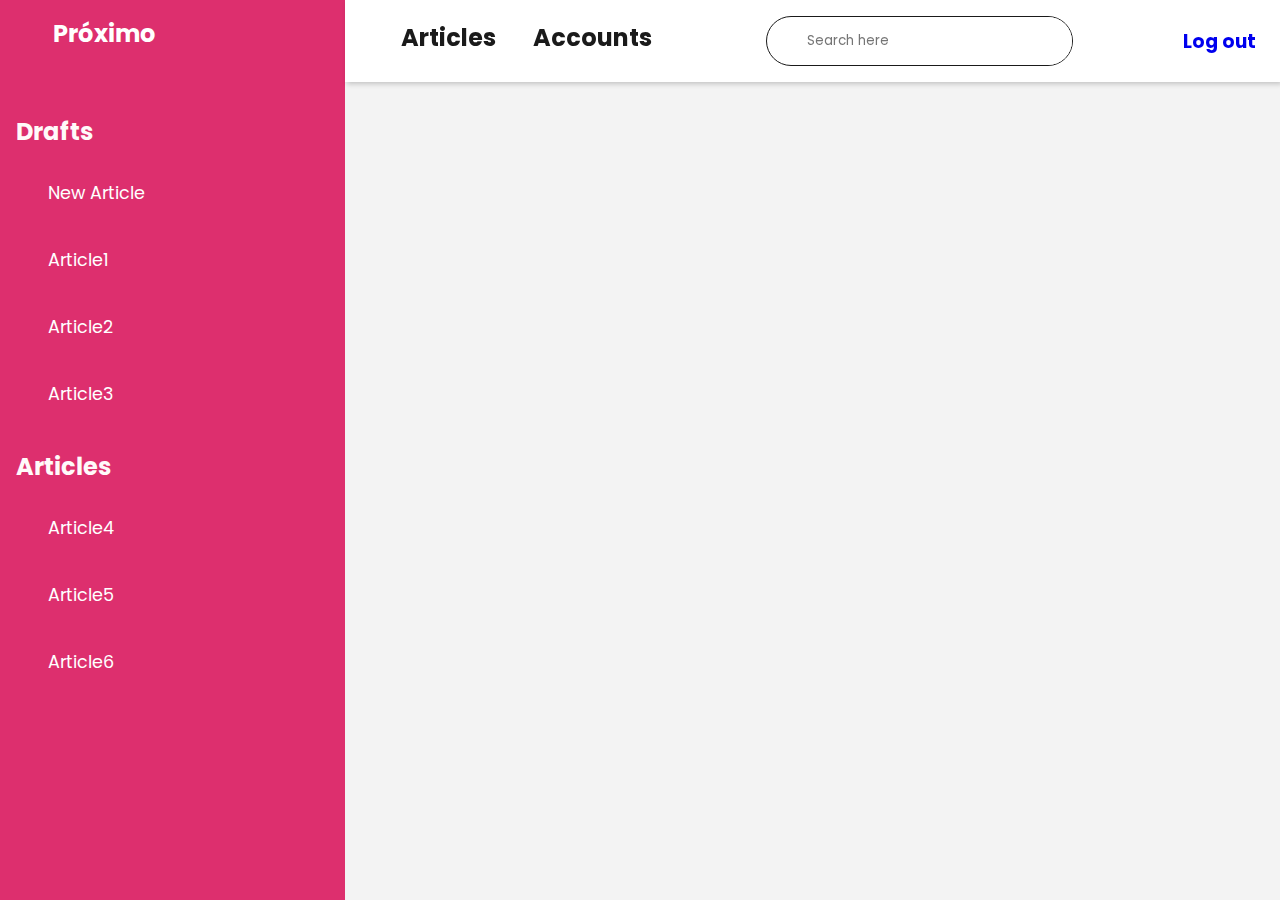
<file: editor-articles.html>
<!DOCTYPE html>
<html lang="en">
<head>
   <!--this is liat-->
   <!--this is viki--> 
    <meta charset="UTF-8">
    <meta http-equiv="X-UA-Compatible" content="IE=edge">
    <meta name="viewport" content="width=device-width, initial-scale=1.0">
    <link rel="stylesheet" href="https://maxst.icons8.com/vue-static/landings/line-awesome/line-awesome/1.3.0/css/line-awesome.min.css">
    <link rel="stylesheet" href="css/admin.css">
 
    <title>Próximo Writer</title>
</head>
<body>

    <input type="checkbox" id="nav-toggle">
    <div class="sidebar">
        <div class="sidebar-brand">
            <a href="landingpage.html"><h2>
                <span class="lab la-itunes-note"></span>
                <span>Próximo</span>
            </h2></a> 
        </div>
        <div class="sidebar-menu">
            <ul>
                <li>
                    <h2>Drafts</h2>
                </li>
                <li>
                    <a href="#newarticle" ><span class="las la-plus"></span>
                        <span>New Article</span></a>
                </li>
                <li>
                    <a href="#article1" class="active"><span class="las la-bell"></span>
                        <span>Article1</span></a>
                </li>
                <li>
                    <a href="#article2"><span class="las la-edit"></span>
                        <span>Article2</span></a>
                </li>
                <li>
                    <a href="#article3"><span class="las la-edit"></span>
                        <span>Article3</span></a>
                </li>
        
                <li>
                    <h2>Articles</h2>
                </li>
                <li>
                    <a href="#article4"><span class="las la-edit"></span>
                        <span>Article4</span></a>
                </li>
                <li>
                    <a href="#article5"><span class="las la-edit"></span>
                        <span>Article5</span></a>
                </li>
                <li>
                    <a href="#article6"><span class="las la-edit"></span>
                        <span>Article6</span></a>
                </li>
            </ul>
        </div>
    </div>

    <div class="main-content">
        <header>
            <h2>
                <label for="nav-toggle">
                    <span class="las la-bars"></span>
                </label>
                <a href="editor-articles.html"> Articles</a>
                <a href="editor-accounts.html"> Accounts</a>
            </h2>

            <div class="search-wrapper">
                <span class="las la-search"></span>
                <input type="search" placeholder="Search here"/>
            </div>

            <!-- <div class="user-wrapper">
                <img src="img/Michael_Madsen.jpg"  width="40px" height="40xp" alt="">
                <div>
                    <h4>Michael Madsen</h4>
                    <small>Writer</small>
                </div>
            </div> -->
            <div class="logout-wrapper">
                <a href="login-admin.html">
                    <h3>
                    <span class="las la-door-open"></span>
                    Log out
                </h3></a>
            </div>
        </header>

        <main>
            <article class="article" id="newarticle">
                <button>Publish</button>
            <div class="cards">
                <div class="card-single">
                    <div>
                        <input type="text" placeholder="This is the title of an article">
                    </div>
                </div>
                <div class="card-single">
                    <div>
                        <textarea name="" id="" cols="30" rows="10" placeholder="This is the content of an article"></textarea>
                    </div>
                </div>
            </div>
            <div class="cards-double-column">
                <div class="card-single">
                    <div class="input">
                        <input type="file" placeholder="Image">
                        <h2>Image<span class="las la-upload"></span></h2>  
                    </div>
                </div>
                <div class="card-single">
                    <div class="input"> 
                        <input type="file" placeholder="Video">
                        <h2>Video<span class="las la-upload"></span></h2>  
                    </div>
                </div>
                <div class="card-single">
                    <div class="input">
                        <input type="file" placeholder="mp3" name="mp3">
                        <h2>mp3<span class="las la-upload"></span></h2>  
                    </div>
                </div>
            </div>
            <div class="button-box-bottom">
                <button id="delete">Return</button>
                <button class="save">Save</button>
            </div>
            </article>
            <article class="article" id="article1">
                <button>Publish</button>
            <div class="cards">
                <div class="card-single">
                    <div>
                        <input type="text" placeholder="This is the title of an article" value="Article 1">
                    </div>
                </div>
                <div class="card-single">
                    <div>
                        <textarea name="" id="" cols="30" rows="10" placeholder="This is the content of an article">Lorem ipsum dolor sit amet, consectetur adipiscing elit. Nunc scelerisque pharetra est, at scelerisque urna interdum ut. Integer id purus sit amet turpis ornare rhoncus. Fusce purus ligula, congue volutpat ultricies vitae, pellentesque nec ex. Nulla eget libero in enim condimentum consequat vulputate sit amet arcu. Maecenas id iaculis magna. Quisque aliquet accumsan molestie. Nunc et libero eget enim consectetur commodo in et metus. Nullam ultrices metus ut lectus consequat, vel semper felis luctus. Nulla pretium rutrum erat, non ultrices sem ultricies nec. Donec interdum, quam eu volutpat rhoncus, risus nisl maximus ipsum, id aliquam leo risus at neque.</textarea>
                    </div>
                </div>
            </div>
            <div class="cards-double-column">
                <div class="card-single">
                    <div class="input">
                        <input type="file" placeholder="Image">
                        <h2>Image<span class="las la-upload"></span></h2>  
                    </div>
                </div>
                <div class="card-single">
                    <div class="input"> 
                        <input type="file" placeholder="Video">
                        <h2>Video<span class="las la-upload"></span></h2>  
                    </div>
                </div>
                <div class="card-single">
                    <div class="input">
                        <input type="file" placeholder="mp3" name="mp3">
                        <h2>mp3<span class="las la-upload"></span></h2>  
                    </div>
                </div>
            </div>
            <div class="button-box-bottom">
                <button id="delete">Return</button>
                <button class="save">Save</button>
            </div>
            </article>
            <article class="article" id="article2">
                <button>Publish</button>
            <div class="cards">
                <div class="card-single">
                    <div>
                        <input type="text" placeholder="This is the title of an article" value="Article 2">
                    </div>
                </div>
                <div class="card-single">
                    <div>
                        <textarea name="" id="" cols="30" rows="10" placeholder="This is the content of an article">Lorem ipsum dolor sit amet, consectetur adipiscing elit. Nunc scelerisque pharetra est, at scelerisque urna interdum ut. Integer id purus sit amet turpis ornare rhoncus. Fusce purus ligula, congue volutpat ultricies vitae, pellentesque nec ex. Nulla eget libero in enim condimentum consequat vulputate sit amet arcu. Maecenas id iaculis magna. Quisque aliquet accumsan molestie. Nunc et libero eget enim consectetur commodo in et metus. Nullam ultrices metus ut lectus consequat, vel semper felis luctus. Nulla pretium rutrum erat, non ultrices sem ultricies nec. Donec interdum, quam eu volutpat rhoncus, risus nisl maximus ipsum, id aliquam leo risus at neque. Lorem ipsum dolor sit amet, consectetur adipiscing elit. Nunc scelerisque pharetra est, at scelerisque urna interdum ut. Integer id purus sit amet turpis ornare rhoncus. Fusce purus ligula, congue volutpat ultricies vitae, pellentesque nec ex. Nulla eget libero in enim condimentum consequat vulputate sit amet arcu. Maecenas id iaculis magna. Quisque aliquet accumsan molestie. Nunc et libero eget enim consectetur commodo in et metus. Nullam ultrices metus ut lectus consequat, vel semper felis luctus. Nulla pretium rutrum erat, non ultrices sem ultricies nec. Donec interdum, quam eu volutpat rhoncus, risus nisl maximus ipsum, id aliquam leo risus at neque.</textarea>
                    </div>
                </div>
            </div>
            <div class="cards-double-column">
                <div class="card-single">
                    <div class="input">
                        <input type="file" placeholder="Image">
                        <h2>Image<span class="las la-upload"></span></h2>  
                    </div>
                </div>
                <div class="card-single">
                    <div class="input"> 
                        <input type="file" placeholder="Video">
                        <h2>Video<span class="las la-upload"></span></h2>  
                    </div>
                </div>
                <div class="card-single">
                    <div class="input">
                        <input type="file" placeholder="mp3" name="mp3">
                        <h2>mp3<span class="las la-upload"></span></h2>  
                    </div>
                </div>
            </div>
            <div class="button-box-bottom">
                <button id="delete">Return</button>
                <button class="save">Save</button>
            </div>
            </article>
            <article class="article" id="article3">
                <button>Publish</button>
            <div class="cards">
                <div class="card-single">
                    <div>
                        <input type="text" placeholder="This is the title of an article" value="Article3">
                    </div>
                </div>
                <div class="card-single">
                    <div>
                        <textarea name="" id="" cols="30" rows="10" placeholder="This is the content of an article">Lorem ipsum dolor sit amet, 
consectetur adipiscing elit. Nunc scelerisque pharetra est, at scelerisque urna interdum ut. 
Integer id purus sit amet turpis ornare rhoncus. Fusce purus ligula, congue volutpat ultricies vitae, 
pellentesque nec ex. Nulla eget libero in enim condimentum consequat vulputate sit amet arcu. 
Maecenas id iaculis magna. Quisque aliquet accumsan molestie. 
Nunc et libero eget enim consectetur commodo in et metus. 
Nullam ultrices metus ut lectus consequat, vel semper felis luctus. 
Nulla pretium rutrum erat, non ultrices sem ultricies nec. 
Donec interdum, quam eu volutpat rhoncus, risus nisl maximus ipsum, id aliquam leo risus at neque. 
Lorem ipsum dolor sit amet, consectetur adipiscing elit. 
Nunc scelerisque pharetra est, at scelerisque urna interdum ut. 
Integer id purus sit amet turpis ornare rhoncus. 
Fusce purus ligula, congue volutpat ultricies vitae, pellentesque nec ex. 
Nulla eget libero in enim condimentum consequat vulputate sit amet arcu. 
Maecenas id iaculis magna. Quisque aliquet accumsan molestie. 
Nunc et libero eget enim consectetur commodo in et metus. Nullam ultrices metus ut lectus consequat, vel semper felis luctus. 
Nulla pretium rutrum erat, non ultrices sem ultricies nec. 
Donec interdum, quam eu volutpat rhoncus, risus nisl maximus ipsum, id aliquam leo risus at neque.</textarea>
                    </div>
                </div>
            </div>
            <div class="cards-double-column">
                <div class="card-single">
                    <div class="input">
                        <input type="file" placeholder="Image">
                        <h2>Image<span class="las la-upload"></span></h2>  
                    </div>
                </div>
                <div class="card-single">
                    <div class="input"> 
                        <input type="file" placeholder="Video">
                        <h2>Video<span class="las la-upload"></span></h2>  
                    </div>
                </div>
                <div class="card-single">
                    <div class="input">
                        <input type="file" placeholder="mp3" name="mp3">
                        <h2>mp3<span class="las la-upload"></span></h2>  
                    </div>
                </div>
            </div>
            <div class="button-box-bottom">
                <button id="delete">Return</button>
                <button class="save">Save</button>
            </div>
            </article>
            <article class="article" id="article4">
                <div class="button-box">
                    <button>Unpublish</button>
                    <button id="disabled">Publish</button>
                </div>
                
            <div class="cards">
                <div class="card-single">
                    <div>
                        <input type="text" placeholder="This is the title of an article" value="Article 4">
                    </div>
                </div>
                <div class="card-single">
                    <div>
                        <textarea name="" id="" cols="30" rows="10" placeholder="This is the content of an article">Lorem ipsum dolor sit amet, 
consectetur adipiscing elit. Nunc scelerisque pharetra est, at scelerisque urna interdum ut. 
Integer id purus sit amet turpis ornare rhoncus. Fusce purus ligula, congue volutpat ultricies vitae, 
pellentesque nec ex. Nulla eget libero in enim condimentum consequat vulputate sit amet arcu. 
Maecenas id iaculis magna. Quisque aliquet accumsan molestie. 
Nunc et libero eget enim consectetur commodo in et metus. 
Nullam ultrices metus ut lectus consequat, vel semper felis luctus. 
Nulla pretium rutrum erat, non ultrices sem ultricies nec. 
Donec interdum, quam eu volutpat rhoncus, risus nisl maximus ipsum, id aliquam leo risus at neque. 
Lorem ipsum dolor sit amet, consectetur adipiscing elit. 
Nunc scelerisque pharetra est, at scelerisque urna interdum ut. 
Integer id purus sit amet turpis ornare rhoncus. 
Fusce purus ligula, congue volutpat ultricies vitae, pellentesque nec ex. 
Nulla eget libero in enim condimentum consequat vulputate sit amet arcu. 
Maecenas id iaculis magna. Quisque aliquet accumsan molestie. 
Nunc et libero eget enim consectetur commodo in et metus. Nullam ultrices metus ut lectus consequat, vel semper felis luctus. 
Nulla pretium rutrum erat, non ultrices sem ultricies nec. 
Donec interdum, quam eu volutpat rhoncus, risus nisl maximus ipsum, id aliquam leo risus at neque.</textarea>
                    </div>
                </div>
            </div>
            <div class="cards-double-column">
                <div class="card-single">
                    <div class="input">
                        <input type="file" placeholder="Image">
                        <h2>Image<span class="las la-upload"></span></h2>  
                    </div>
                </div>
                <div class="card-single">
                    <div class="input"> 
                        <input type="file" placeholder="Video">
                        <h2>Video<span class="las la-upload"></span></h2>  
                    </div>
                </div>
                <div class="card-single">
                    <div class="input">
                        <input type="file" placeholder="mp3" name="mp3">
                        <h2>mp3<span class="las la-upload"></span></h2>  
                    </div>
                </div>
            </div>
            <div class="button-box-bottom">
                <button id="delete">Delete</button>
                <button class="save">Save</button>
            </div>
            </article>
            <article class="article" id="article5">
                <div class="button-box">
                    <button>Unpublish</button>
                    <button id="disabled">Publish</button>
                </div>
            <div class="cards">
                <div class="card-single">
                    <div>
                        <input type="text" placeholder="This is the title of an article" value="Article 5">
                    </div>
                </div>
                <div class="card-single">
                    <div>
                        <textarea name="" id="" cols="30" rows="10" placeholder="This is the content of an article">Lorem ipsum dolor sit amet, 
consectetur adipiscing elit. Nunc scelerisque pharetra est, at scelerisque urna interdum ut. 
Integer id purus sit amet turpis ornare rhoncus. Fusce purus ligula, congue volutpat ultricies vitae, 
pellentesque nec ex. Nulla eget libero in enim condimentum consequat vulputate sit amet arcu. 
Maecenas id iaculis magna. Quisque aliquet accumsan molestie. 
Nunc et libero eget enim consectetur commodo in et metus. 
Nullam ultrices metus ut lectus consequat, vel semper felis luctus. 
Nulla pretium rutrum erat, non ultrices sem ultricies nec. 
Donec interdum, quam eu volutpat rhoncus, risus nisl maximus ipsum, id aliquam leo risus at neque. 
Lorem ipsum dolor sit amet, consectetur adipiscing elit. 
Nunc scelerisque pharetra est, at scelerisque urna interdum ut. 
Integer id purus sit amet turpis ornare rhoncus. 
Fusce purus ligula, congue volutpat ultricies vitae, pellentesque nec ex. 
Nulla eget libero in enim condimentum consequat vulputate sit amet arcu. 
Maecenas id iaculis magna. Quisque aliquet accumsan molestie. 
Nunc et libero eget enim consectetur commodo in et metus. Nullam ultrices metus ut lectus consequat, vel semper felis luctus. 
Nulla pretium rutrum erat, non ultrices sem ultricies nec. 
Donec interdum, quam eu volutpat rhoncus, risus nisl maximus ipsum, id aliquam leo risus at neque.</textarea>
                    </div>
                </div>
            </div>
            <div class="cards-double-column">
                <div class="card-single">
                    <div class="input">
                        <input type="file" placeholder="Image">
                        <h2>Image<span class="las la-upload"></span></h2>  
                    </div>
                </div>
                <div class="card-single">
                    <div class="input"> 
                        <input type="file" placeholder="Video">
                        <h2>Video<span class="las la-upload"></span></h2>  
                    </div>
                </div>
                <div class="card-single">
                    <div class="input">
                        <input type="file" placeholder="mp3" name="mp3">
                        <h2>mp3<span class="las la-upload"></span></h2>  
                    </div>
                </div>
            </div>
            <div class="button-box-bottom">
                <button id="delete">Delete</button>
                <button class="save">Save</button>
            </div>
            </article>
            <article class="article" id="article6">
                <div class="button-box">
                    <button>Unpublish</button>
                    <button id="disabled">Publish</button>
                </div>
            <div class="cards">
                <div class="card-single">
                    <div>
                        <input type="text" placeholder="This is the title of an article" value="Article 6">
                    </div>
                </div>
                <div class="card-single">
                    <div>
                        <textarea name="" id="" cols="30" rows="10" placeholder="This is the content of an article">Lorem ipsum dolor sit amet, 
consectetur adipiscing elit. Nunc scelerisque pharetra est, at scelerisque urna interdum ut. 
Integer id purus sit amet turpis ornare rhoncus. Fusce purus ligula, congue volutpat ultricies vitae, 
pellentesque nec ex. Nulla eget libero in enim condimentum consequat vulputate sit amet arcu. 
Maecenas id iaculis magna. Quisque aliquet accumsan molestie. 
Nunc et libero eget enim consectetur commodo in et metus. 
Nullam ultrices metus ut lectus consequat, vel semper felis luctus. 
Nulla pretium rutrum erat, non ultrices sem ultricies nec. 
Donec interdum, quam eu volutpat rhoncus, risus nisl maximus ipsum, id aliquam leo risus at neque. 
Lorem ipsum dolor sit amet, consectetur adipiscing elit. 
Nunc scelerisque pharetra est, at scelerisque urna interdum ut. 
Integer id purus sit amet turpis ornare rhoncus. 
Fusce purus ligula, congue volutpat ultricies vitae, pellentesque nec ex. 
Nulla eget libero in enim condimentum consequat vulputate sit amet arcu. 
Maecenas id iaculis magna. Quisque aliquet accumsan molestie. 
Nunc et libero eget enim consectetur commodo in et metus. Nullam ultrices metus ut lectus consequat, vel semper felis luctus. 
Nulla pretium rutrum erat, non ultrices sem ultricies nec. 
Donec interdum, quam eu volutpat rhoncus, risus nisl maximus ipsum, id aliquam leo risus at neque.</textarea>
                    </div>
                </div>
            </div>
            <div class="cards-double-column">
                <div class="card-single">
                    <div class="input">
                        <input type="file" placeholder="Image">
                        <h2>Image<span class="las la-upload"></span></h2>  
                    </div>
                </div>
                <div class="card-single">
                    <div class="input"> 
                        <input type="file" placeholder="Video">
                        <h2>Video<span class="las la-upload"></span></h2>  
                    </div>
                </div>
                <div class="card-single">
                    <div class="input">
                        <input type="file" placeholder="mp3" name="mp3">
                        <h2>mp3<span class="las la-upload"></span></h2>  
                    </div>
                </div>
            </div>
            <div class="button-box-bottom">
                <button id="delete">Delete</button>
                <button class="save">Save</button>
            </div>
            
            </article>
        </main>

</body>
</html>
</file>
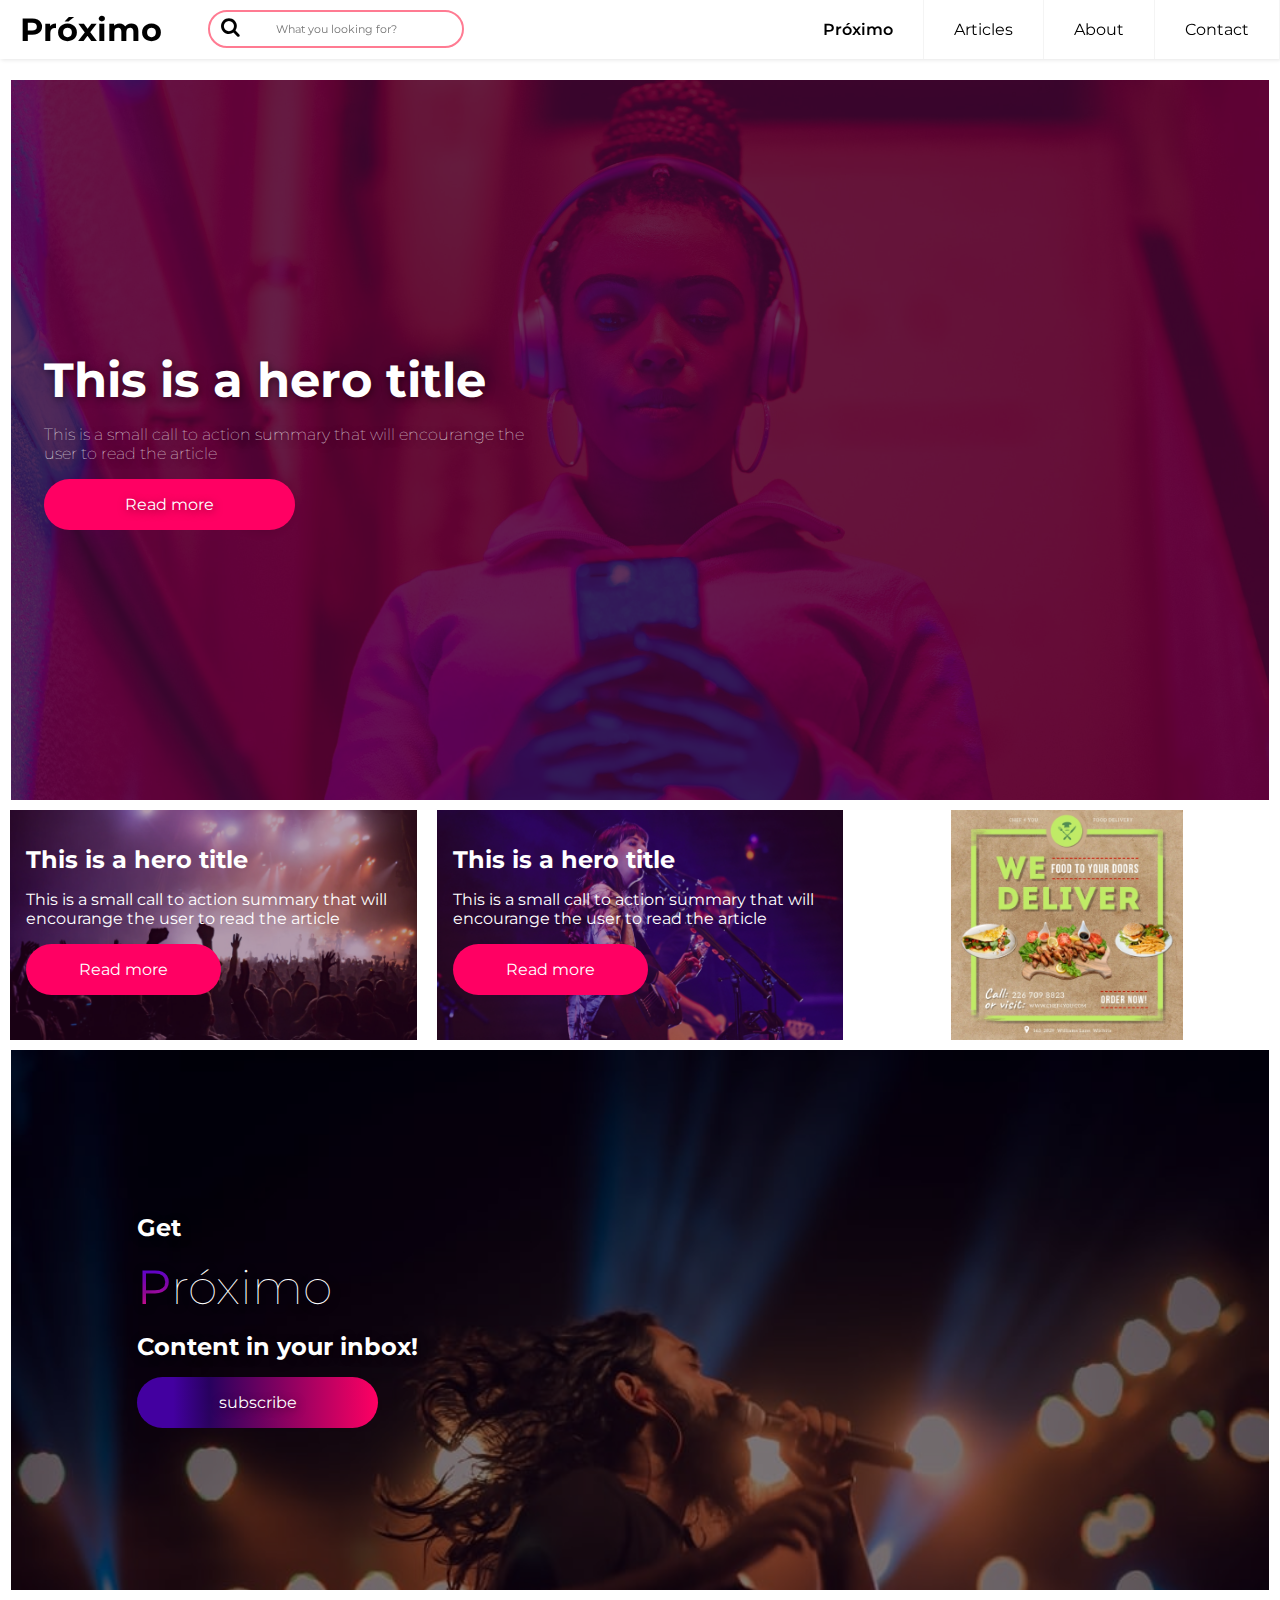
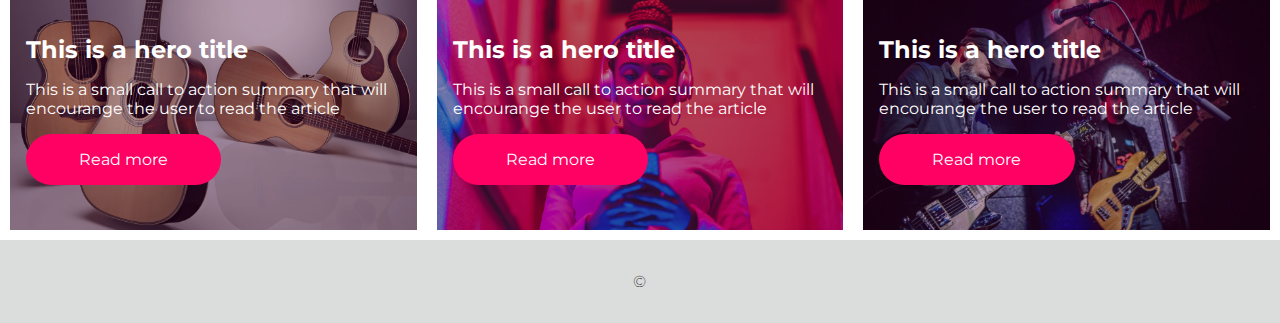
<file: landingpage.html>
<!DOCTYPE html>
<html lang="en">
<head>
    <meta charset="UTF-8">
    <meta http-equiv="X-UA-Compatible" content="IE=edge">
    <meta name="viewport" content="width=device-width, initial-scale=1.0">
    <!-- SEARCH ICON -->
    <link rel="stylesheet" href="https://maxcdn.bootstrapcdn.com/font-awesome/4.4.0/css/font-awesome.min.css">
    <!-- CUSTOM CSS -->
    <link rel="stylesheet" href="css/app.css">
    <link rel="stylesheet" href="css/navigation.css">
    <link rel="stylesheet" href="css/styles.css">
    <link rel="stylesheet" href="css/filtering.css">
    <link rel="stylesheet" href="css/searchbar.css">
    <link rel="stylesheet" href="css/searchbarplacement.css">

    <title>Próximo</title>
</head>
<body>

    <header class="header">
        <a href="landingpage.html" class="logo"><strong>próximo</strong></a>
        <input class="searchbar" type="text" placeholder="What you looking for?"> <i class=" searchButton fa fa-search"></i>
        <input class="menu-btn" type="checkbox" id="menu-btn" />
        <label class="menu-icon" for="menu-btn"><span class="navicon"></span></label>
        <ul class="menu">
          <li><a class="active" href="landingpage.html">Próximo</a></li>
          <li><a href="all-articles.html">Articles</a></li>
          <li><a href="about.html">About</a></li>
          <li><a href="contact.html">Contact</a></li>
         
 
        </ul>
      </header>
  <!-- splashsection  -->
      <article>
       <div class="splashwrapper">
      <div id="splashsection"></div>
      <!--  <img src="/img/the-regrettes-2017-cr-Chade-Kamenshine-billboard-1548-compressed 1.png" alt="" > -->
        <div class="text">
          <h2 class="">This is a hero title</h2>
          <p class="">This is a small call to action summary that will encourange the user to read the article</p>
          <a class="btn" href="single-article.html">Read more</a>
        </div>
       
      </div>
      </article>

 <!-- search start -->
 <div id="searchbar-placement">
  <!-- Searchbar start -->
<div class="search">
<input type="text" placeholder="search" />
<div class="symbol">
<svg class="cloud">
  <use xlink:href="#cloud" />
</svg>
<svg class="lens">
  <use xlink:href="#lens" />
</svg>
</div>


<!-- SVG -->
<svg xmlns="http://www.w3.org/2000/svg" style="display: none;">
<symbol xmlns="http://www.w3.org/2000/svg" viewBox="0 0 35 35" id="cloud">
<path d="M31.714,25.543c3.335-2.17,4.27-6.612,2.084-9.922c-1.247-1.884-3.31-3.077-5.575-3.223h-0.021
C27.148,6.68,21.624,2.89,15.862,3.931c-3.308,0.597-6.134,2.715-7.618,5.708c-4.763,0.2-8.46,4.194-8.257,8.919
c0.202,4.726,4.227,8.392,8.991,8.192h4.873h13.934C27.784,26.751,30.252,26.54,31.714,25.543z" />
</symbol>
<symbol xmlns="http://www.w3.org/2000/svg" viewBox="0 0 16 16" id="lens">
<path d="M15.656,13.692l-3.257-3.229c2.087-3.079,1.261-7.252-1.845-9.321c-3.106-2.068-7.315-1.25-9.402,1.83
s-1.261,7.252,1.845,9.32c1.123,0.748,2.446,1.146,3.799,1.142c1.273-0.016,2.515-0.39,3.583-1.076l3.257,3.229
c0.531,0.541,1.404,0.553,1.95,0.025c0.009-0.008,0.018-0.017,0.026-0.025C16.112,15.059,16.131,14.242,15.656,13.692z M2.845,6.631
c0.023-2.188,1.832-3.942,4.039-3.918c2.206,0.024,3.976,1.816,3.951,4.004c-0.023,2.171-1.805,3.918-3.995,3.918
C4.622,10.623,2.833,8.831,2.845,6.631L2.845,6.631z" />
</symbol>
</svg>    
</div>
</div>

<!-- Searchbar end -->    
      
   
<!-- wrapper -->
    <main class="wrapper">

     

        <div class="container">
          <div class="grid-row">
            <div class="grid-item">
              <div class="grid-item-wrapper">
                <div class="grid-item-container-rex rex-ray-image ">
                  <div class="grid-image-top-rex rex-ray">
                    <span class="centered project-image-bg rex-ray-image">
                    </span>
                  </div>
                  <div class="articletext">
                    <h2 class="heroh2">This is a hero title</h2>
                    <p class="herop">This is a small call to action summary that will encourange the user to read the article</p>
                    <a class="cta-btn" href="single-article.html">Read more</a>
                  </div>
                </div>
              </div>
            </div>

           

            <div class="grid-item">
               
              <div class="grid-item-wrapper">
                <div class="grid-item-container sputnik-image">
                  <div class="grid-image-top sputnik">
                    <span class="centered project-image-bg sputnik-image"></span>
                  </div>
                  <div class="articletext">
                    <h2 class="heroh2">This is a hero title</h2>
                    <p class="herop">This is a small call to action summary that will encourange the user to read the article</p>
                    <a class="cta-btn" href="single-article.html">Read more</a>
                  </div>
                </div>
              </div>
            </div>
            <div class="grid-item">
              
              <div class="grid-item-wrapper">
                <div class="grid-item-container add-image">
                  <div class=" add">
                    <span class="centered project-image-bg add-image"></span>
                  </div>

                  </div>
                </div>
              </div>
              </div></div>
                  
              <!--   SUBSCRIBE BANNER START  -->

              <article>
                <div class="bannerwrapper">
               <div id="bannersection"></div>
               <!--  <img src="/img/the-regrettes-2017-cr-Chade-Kamenshine-billboard-1548-compressed 1.png" alt="" > -->
                 <div class="text">
                   <h2 class="">Get</h2>
                   <p class=""><strong class="gradient">P</strong>róximo</p>
                   <h2 class="">Content in your inbox!</h2>
                   <a class="btn btn-gradient" href="subscribe.html">subscribe</a>
                 </div>
                
               </div>
               </article>


              <!--   SUBSCRIBE BANNER END -->

               <div class="container">
               <div class="grid-row">
            
            <div class="grid-item">
              
              <div class="grid-item-wrapper">
                <div class="grid-item-container openswitch-image">
                  <div class="grid-image-top openswitch">
                    <span class="centered project-image-bg openswitch-image"></span>
                  </div>
                  <div class="articletext">
                    <h2 class="heroh2">This is a hero title</h2>
                    <p class="herop">This is a small call to action summary that will encourange the user to read the article</p>
                    <a class="cta-btn" href="single-article.html">Read more</a>
                  </div>
                </div>
              </div>
            </div>
            <div class="grid-item">
              
              <div class="grid-item-wrapper">
                <div class="grid-item-container scaleio-image">
                  <div class="grid-image-top scaleio">
                    <span class="centered project-image-bg scaleio-image"></span>
                  </div>
                  <div class="articletext">
                    <h2 class="heroh2">This is a hero title</h2>
                    <p class="herop">This is a small call to action summary that will encourange the user to read the article</p>
                    <a class="cta-btn" href="single-article.html">Read more</a>
                  </div>
                  
                </div>
              </div>
            </div>
            
            <div class="grid-item">
              
              <div class="grid-item-wrapper">
                <div class="grid-item-container csi-image">
                  <div class="grid-image-top csi">
                    <span class="centered project-image-bg csi-image"></span>
                  </div>
                  <div class="articletext">
                    <h2 class="heroh2">This is a hero title</h2>
                    <p class="herop">This is a small call to action summary that will encourange the user to read the article</p>
                    <a class="cta-btn" href="single-article.html">Read more</a>
                  </div>
                  
                </div>
              </div>
            </div> 
          </div>

         
      
   
      
      

       
        
    
    </main>

       <!-- search2 -->
      

       
      <footer class="mainfooter">
        © 
         
        </footer>
     
    
</body>
</html>
</file>
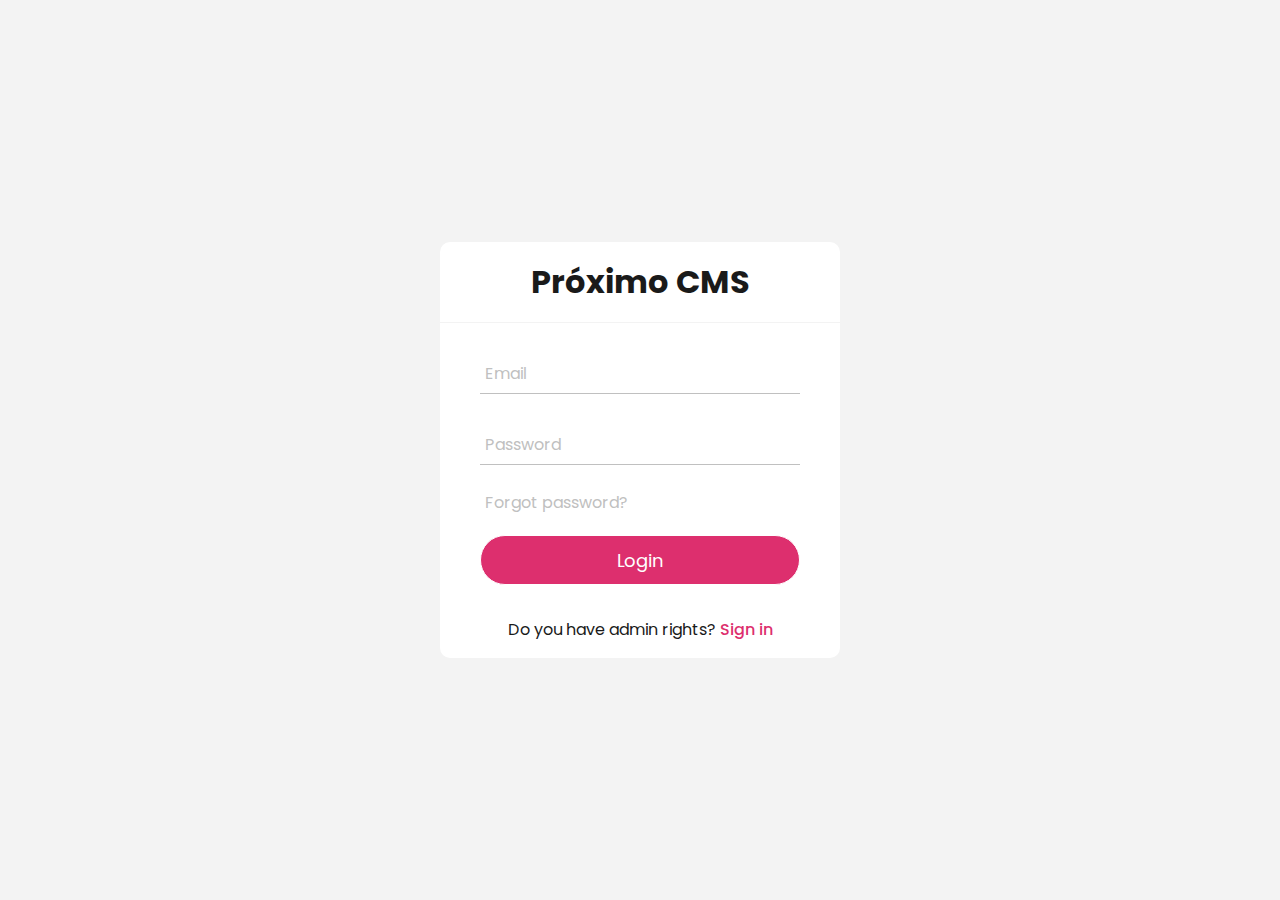
<file: login-admin.html>
<!DOCTYPE html>
<html lang="en">
<head>
    <meta charset="UTF-8">
    <meta http-equiv="X-UA-Compatible" content="IE=edge">
    <meta name="viewport" content="width=device-width, initial-scale=1.0">
    <link rel="stylesheet" href="css/login-admin.css">
    <title>Próximo Login</title>
</head>
<body>
    
    <div class="center">
        <h1>Próximo CMS</h1>
        <div class="form">
            <div class="text-field">
                <input type="text" required>
                <span></span>
                <label for="">Email</label>
            </div>
            <div class="text-field">
                <input type="password" required>
                <span></span>
                <label for="">Password</label>
            </div>
            <div class="pass">Forgot password?</div>
            <a href="writer.html"><input type="submit" value="Login"/></a>
            <div class="admin-link">
                Do you have admin rights? <a href="editor-articles.html">Sign in</a> 
            </div>
        </div>
    </div>

</body>
</html>
</file>
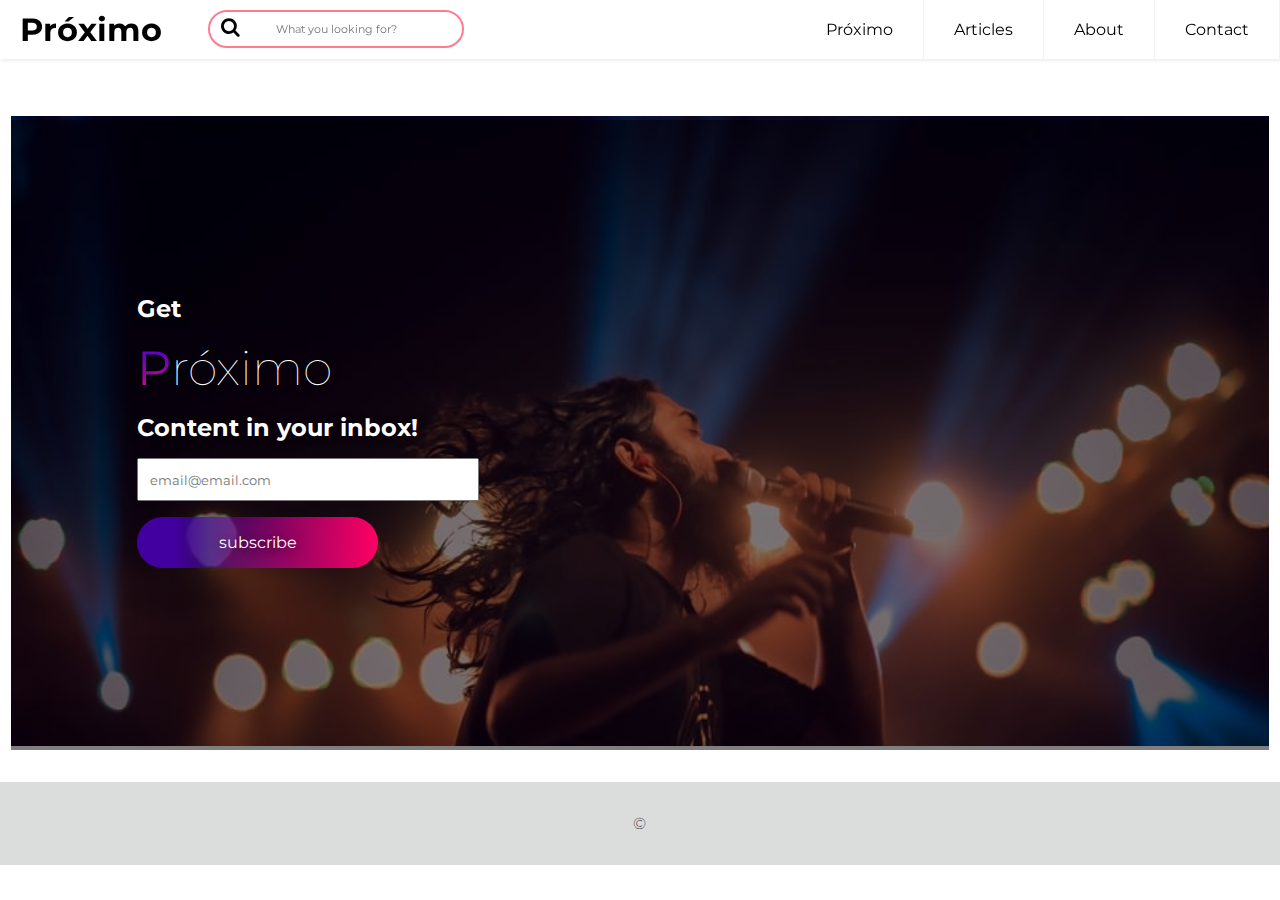
<file: subscribe.html>
<!DOCTYPE html>
<html lang="en">
<head>
    <meta charset="UTF-8">
    <meta http-equiv="X-UA-Compatible" content="IE=edge">
    <meta name="viewport" content="width=device-width, initial-scale=1.0">
     <!-- SEARCH ICON -->
     <link rel="stylesheet" href="https://maxcdn.bootstrapcdn.com/font-awesome/4.4.0/css/font-awesome.min.css">
   
    <!-- CUSTOM CSS -->
    <link rel="stylesheet" href="css/app.css">
    <link rel="stylesheet" href="css/navigation.css">
    <link rel="stylesheet" href="css/styles.css">
    <link rel="stylesheet" href="css/filtering.css">
    <link rel="stylesheet" href="css/subscribe.css">
    <link rel="stylesheet" href="css/searchbar.css">
    <link rel="stylesheet" href="css/searchbarplacement.css">
    
 
    <title>Próximo</title>
</head>
<body>

  <header class="header">
    <a href="landingpage.html" class="logo"><strong>próximo</strong></a>
    <input class="searchbar" type="text" placeholder="What you looking for?"> <i class=" searchButton fa fa-search"></i>
    <input class="menu-btn" type="checkbox" id="menu-btn" />
    <label class="menu-icon" for="menu-btn"><span class="navicon"></span></label>
    <ul class="menu">
      <li><a href="landingpage.html">Próximo</a></li>
      <li><a href="all-articles.html">Articles</a></li>
      <li><a href="about.html">About</a></li>
      <li><a href="contact.html">Contact</a></li>
     

    </ul>
  </header>

  <!-- search start -->
 <div id="searchbar-placement">
  <!-- Searchbar start -->
<div class="search">
<input type="text" placeholder="search" />
<div class="symbol">
<svg class="cloud">
  <use xlink:href="#cloud" />
</svg>
<svg class="lens">
  <use xlink:href="#lens" />
</svg>
</div>


<!-- SVG -->
<svg xmlns="http://www.w3.org/2000/svg" style="display: none;">
<symbol xmlns="http://www.w3.org/2000/svg" viewBox="0 0 35 35" id="cloud">
<path d="M31.714,25.543c3.335-2.17,4.27-6.612,2.084-9.922c-1.247-1.884-3.31-3.077-5.575-3.223h-0.021
C27.148,6.68,21.624,2.89,15.862,3.931c-3.308,0.597-6.134,2.715-7.618,5.708c-4.763,0.2-8.46,4.194-8.257,8.919
c0.202,4.726,4.227,8.392,8.991,8.192h4.873h13.934C27.784,26.751,30.252,26.54,31.714,25.543z" />
</symbol>
<symbol xmlns="http://www.w3.org/2000/svg" viewBox="0 0 16 16" id="lens">
<path d="M15.656,13.692l-3.257-3.229c2.087-3.079,1.261-7.252-1.845-9.321c-3.106-2.068-7.315-1.25-9.402,1.83
s-1.261,7.252,1.845,9.32c1.123,0.748,2.446,1.146,3.799,1.142c1.273-0.016,2.515-0.39,3.583-1.076l3.257,3.229
c0.531,0.541,1.404,0.553,1.95,0.025c0.009-0.008,0.018-0.017,0.026-0.025C16.112,15.059,16.131,14.242,15.656,13.692z M2.845,6.631
c0.023-2.188,1.832-3.942,4.039-3.918c2.206,0.024,3.976,1.816,3.951,4.004c-0.023,2.171-1.805,3.918-3.995,3.918
C4.622,10.623,2.833,8.831,2.845,6.631L2.845,6.631z" />
</symbol>
</svg>    
</div>
</div>

<!-- Searchbar end -->    
      
  <!-- splashsection  -->
   
<!-- wrapper -->
    <main class="wrapper">



                  
              <!--   SUBSCRIBE BANNER START  -->

              <article>
                <div class="bannerwrapper">
               <div id="bannersection"></div>
               <!--  <img src="/img/the-regrettes-2017-cr-Chade-Kamenshine-billboard-1548-compressed 1.png" alt="" > -->
                 <div class="text">
                   <h2 class="">Get</h2>
                   <p class=""><strong>P</strong>róximo</p>
                   <h2 class="">Content in your inbox!</h2>
                   <input type="text" placeholder="email@email.com">
                   <a class="btn btn-gradient" href="thankyou.html">subscribe</a>
                 </div>
                
               </div>
               </article>


              <!--   SUBSCRIBE BANNER END -->

         
      
   
      
      

       
        
    
    </main>

       
      <footer class="mainfooter">
        © 
         
        </footer>
     
    
</body>
</html>
</file>
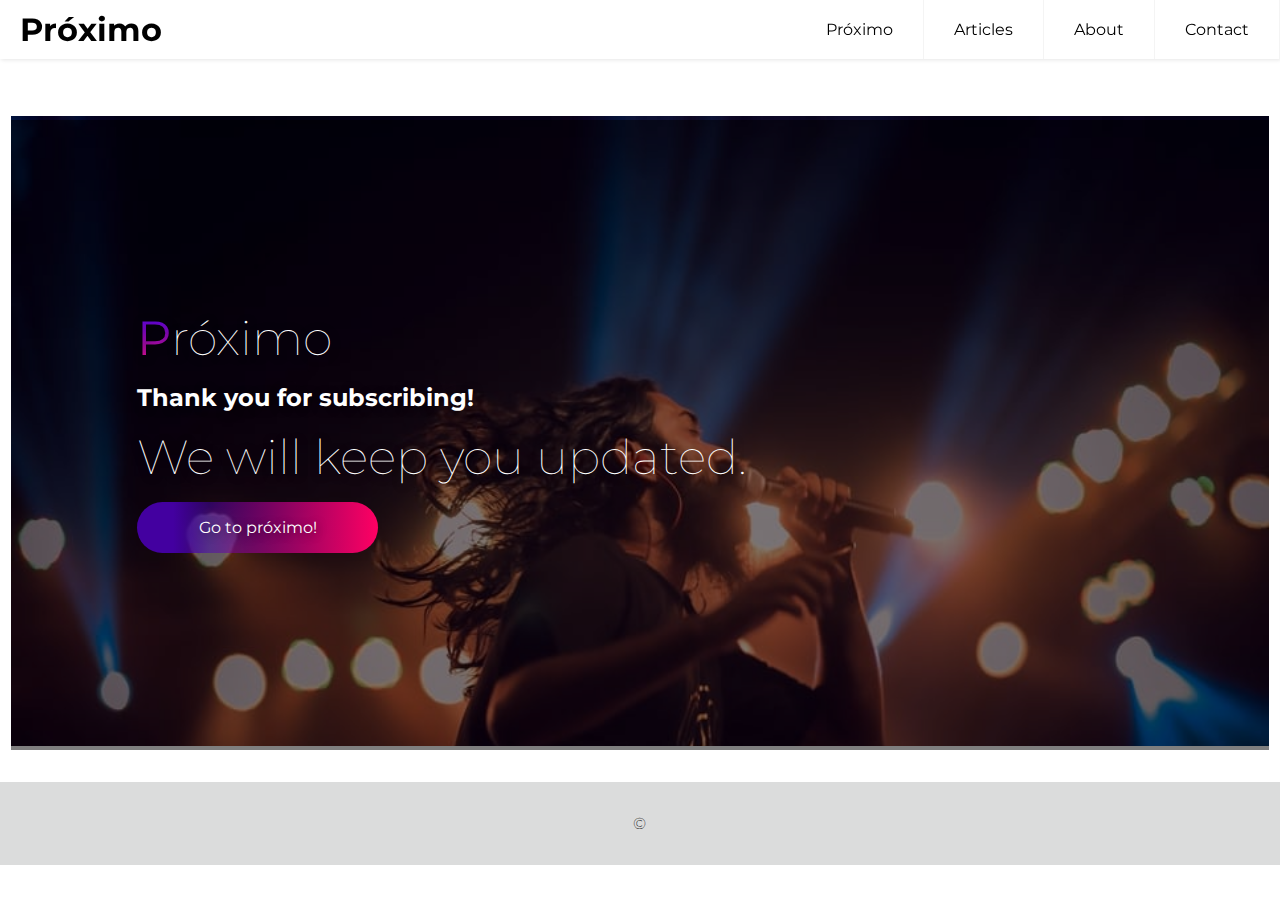
<file: thankyou.html>
<!DOCTYPE html>
<html lang="en">
<head>
    <meta charset="UTF-8">
    <meta http-equiv="X-UA-Compatible" content="IE=edge">
    <meta name="viewport" content="width=device-width, initial-scale=1.0">
    <!-- CUSTOM CSS -->
    <link rel="stylesheet" href="css/app.css">
    <link rel="stylesheet" href="css/navigation.css">
    <link rel="stylesheet" href="css/styles.css">
    <link rel="stylesheet" href="css/filtering.css">
    <link rel="stylesheet" href="css/subscribe.css">
    <link rel="stylesheet" href="css/searchbar.css">
    <link rel="stylesheet" href="css/searchbarplacement.css">
  
    <title>Próximo</title>
</head>
<body>

  <header class="header">
    <a href="landingpage.html" class="logo"><strong>próximo</strong></a>
    <input class="menu-btn" type="checkbox" id="menu-btn" />
    <label class="menu-icon" for="menu-btn"><span class="navicon"></span></label>
    <ul class="menu">
      <li><a href="landingpage.html">Próximo</a></li>
      <li><a href="all-articles.html">Articles</a></li>
      <li><a href="about.html">About</a></li>
      <li><a href="contact.html">Contact</a></li>
     

    </ul>
  </header>

  <!-- search start -->
 <div id="searchbar-placement">
  <!-- Searchbar start -->
<div class="search">
<input type="text" placeholder="search" />
<div class="symbol">
<svg class="cloud">
  <use xlink:href="#cloud" />
</svg>
<svg class="lens">
  <use xlink:href="#lens" />
</svg>
</div>


<!-- SVG -->
<svg xmlns="http://www.w3.org/2000/svg" style="display: none;">
<symbol xmlns="http://www.w3.org/2000/svg" viewBox="0 0 35 35" id="cloud">
<path d="M31.714,25.543c3.335-2.17,4.27-6.612,2.084-9.922c-1.247-1.884-3.31-3.077-5.575-3.223h-0.021
C27.148,6.68,21.624,2.89,15.862,3.931c-3.308,0.597-6.134,2.715-7.618,5.708c-4.763,0.2-8.46,4.194-8.257,8.919
c0.202,4.726,4.227,8.392,8.991,8.192h4.873h13.934C27.784,26.751,30.252,26.54,31.714,25.543z" />
</symbol>
<symbol xmlns="http://www.w3.org/2000/svg" viewBox="0 0 16 16" id="lens">
<path d="M15.656,13.692l-3.257-3.229c2.087-3.079,1.261-7.252-1.845-9.321c-3.106-2.068-7.315-1.25-9.402,1.83
s-1.261,7.252,1.845,9.32c1.123,0.748,2.446,1.146,3.799,1.142c1.273-0.016,2.515-0.39,3.583-1.076l3.257,3.229
c0.531,0.541,1.404,0.553,1.95,0.025c0.009-0.008,0.018-0.017,0.026-0.025C16.112,15.059,16.131,14.242,15.656,13.692z M2.845,6.631
c0.023-2.188,1.832-3.942,4.039-3.918c2.206,0.024,3.976,1.816,3.951,4.004c-0.023,2.171-1.805,3.918-3.995,3.918
C4.622,10.623,2.833,8.831,2.845,6.631L2.845,6.631z" />
</symbol>
</svg>    
</div>
</div>

<!-- Searchbar end -->    
      
  <!-- splashsection  -->
   
<!-- wrapper -->
    <main class="wrapper">



                  
              <!--   SUBSCRIBE BANNER START  -->

              <article>
                <div class="bannerwrapper">
               <div id="bannersection"></div>
               <!--  <img src="/img/the-regrettes-2017-cr-Chade-Kamenshine-billboard-1548-compressed 1.png" alt="" > -->
                 <div class="text">
                   
                   <p class=""><strong>P</strong>róximo</p>
                   <h2 class="">Thank you for subscribing!</h2>
                   <p>We will keep you updated.</p>
            
                   <a class="btn btn-gradient" href="landingpage.html">Go to próximo!</a>
                 </div>
                
               </div>
               </article>


              <!--   SUBSCRIBE BANNER END -->

         
      
   
      
      

       
        
    
    </main>

       
      <footer class="mainfooter">
        © 
         
        </footer>
     
    
</body>
</html>
</file>
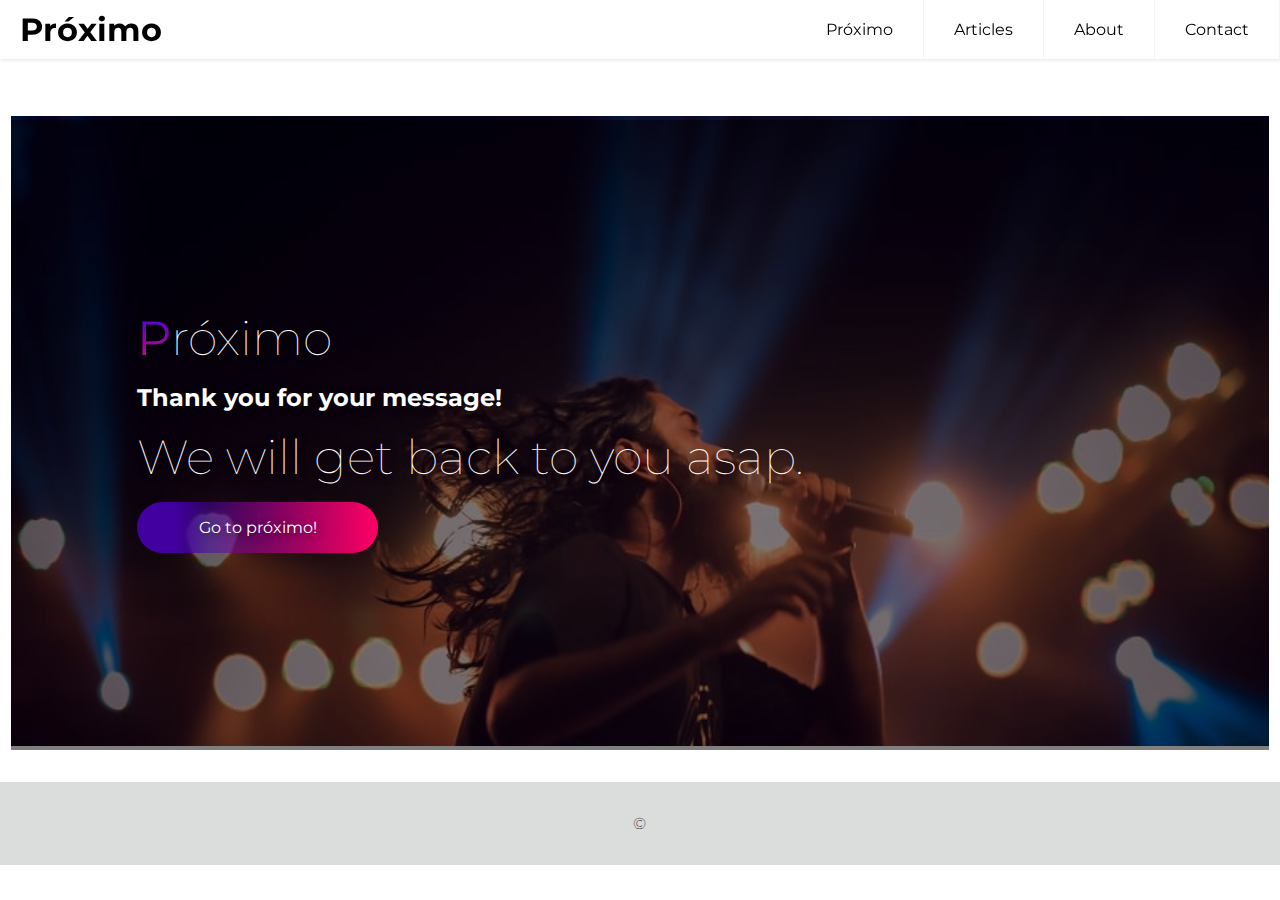
<file: thankyoucontact.html>
<!DOCTYPE html>
<html lang="en">
<head>
    <meta charset="UTF-8">
    <meta http-equiv="X-UA-Compatible" content="IE=edge">
    <meta name="viewport" content="width=device-width, initial-scale=1.0">
    <!-- CUSTOM CSS -->
    <link rel="stylesheet" href="css/app.css">
    <link rel="stylesheet" href="css/navigation.css">
    <link rel="stylesheet" href="css/styles.css">
    <link rel="stylesheet" href="css/filtering.css">
    <link rel="stylesheet" href="css/subscribe.css">
    <link rel="stylesheet" href="css/searchbar.css">
    <link rel="stylesheet" href="css/searchbarplacement.css">
  
    <title>Próximo</title>
</head>
<body>

  <header class="header">
    <a href="landingpage.html" class="logo"><strong>próximo</strong></a>
    <input class="menu-btn" type="checkbox" id="menu-btn" />
    <label class="menu-icon" for="menu-btn"><span class="navicon"></span></label>
    <ul class="menu">
      <li><a href="landingpage.html">Próximo</a></li>
      <li><a href="all-articles.html">Articles</a></li>
      <li><a href="about.html">About</a></li>
      <li><a href="contact.html">Contact</a></li>
     

    </ul>
  </header>

  <!-- search start -->
 <div id="searchbar-placement">
  <!-- Searchbar start -->
<div class="search">
<input type="text" placeholder="search" />
<div class="symbol">
<svg class="cloud">
  <use xlink:href="#cloud" />
</svg>
<svg class="lens">
  <use xlink:href="#lens" />
</svg>
</div>


<!-- SVG -->
<svg xmlns="http://www.w3.org/2000/svg" style="display: none;">
<symbol xmlns="http://www.w3.org/2000/svg" viewBox="0 0 35 35" id="cloud">
<path d="M31.714,25.543c3.335-2.17,4.27-6.612,2.084-9.922c-1.247-1.884-3.31-3.077-5.575-3.223h-0.021
C27.148,6.68,21.624,2.89,15.862,3.931c-3.308,0.597-6.134,2.715-7.618,5.708c-4.763,0.2-8.46,4.194-8.257,8.919
c0.202,4.726,4.227,8.392,8.991,8.192h4.873h13.934C27.784,26.751,30.252,26.54,31.714,25.543z" />
</symbol>
<symbol xmlns="http://www.w3.org/2000/svg" viewBox="0 0 16 16" id="lens">
<path d="M15.656,13.692l-3.257-3.229c2.087-3.079,1.261-7.252-1.845-9.321c-3.106-2.068-7.315-1.25-9.402,1.83
s-1.261,7.252,1.845,9.32c1.123,0.748,2.446,1.146,3.799,1.142c1.273-0.016,2.515-0.39,3.583-1.076l3.257,3.229
c0.531,0.541,1.404,0.553,1.95,0.025c0.009-0.008,0.018-0.017,0.026-0.025C16.112,15.059,16.131,14.242,15.656,13.692z M2.845,6.631
c0.023-2.188,1.832-3.942,4.039-3.918c2.206,0.024,3.976,1.816,3.951,4.004c-0.023,2.171-1.805,3.918-3.995,3.918
C4.622,10.623,2.833,8.831,2.845,6.631L2.845,6.631z" />
</symbol>
</svg>    
</div>
</div>

<!-- Searchbar end -->    
      
  <!-- splashsection  -->
   
<!-- wrapper -->
    <main class="wrapper">



                  
              <!--   SUBSCRIBE BANNER START  -->

              <article>
                <div class="bannerwrapper">
               <div id="bannersection"></div>
               <!--  <img src="/img/the-regrettes-2017-cr-Chade-Kamenshine-billboard-1548-compressed 1.png" alt="" > -->
                 <div class="text">
                   
                   <p class=""><strong>P</strong>róximo</p>
                   <h2 class="">Thank you for your message!</h2>
                   <p>We will get back to you asap.</p>
            
                   <a class="btn btn-gradient" href="landingpage.html">Go to próximo!</a>
                 </div>
                
               </div>
               </article>


              <!--   SUBSCRIBE BANNER END -->

         
      
   
      
      

       
        
    
    </main>

       
      <footer class="mainfooter">
        © 
         
        </footer>
     
    
</body>
</html>
</file>
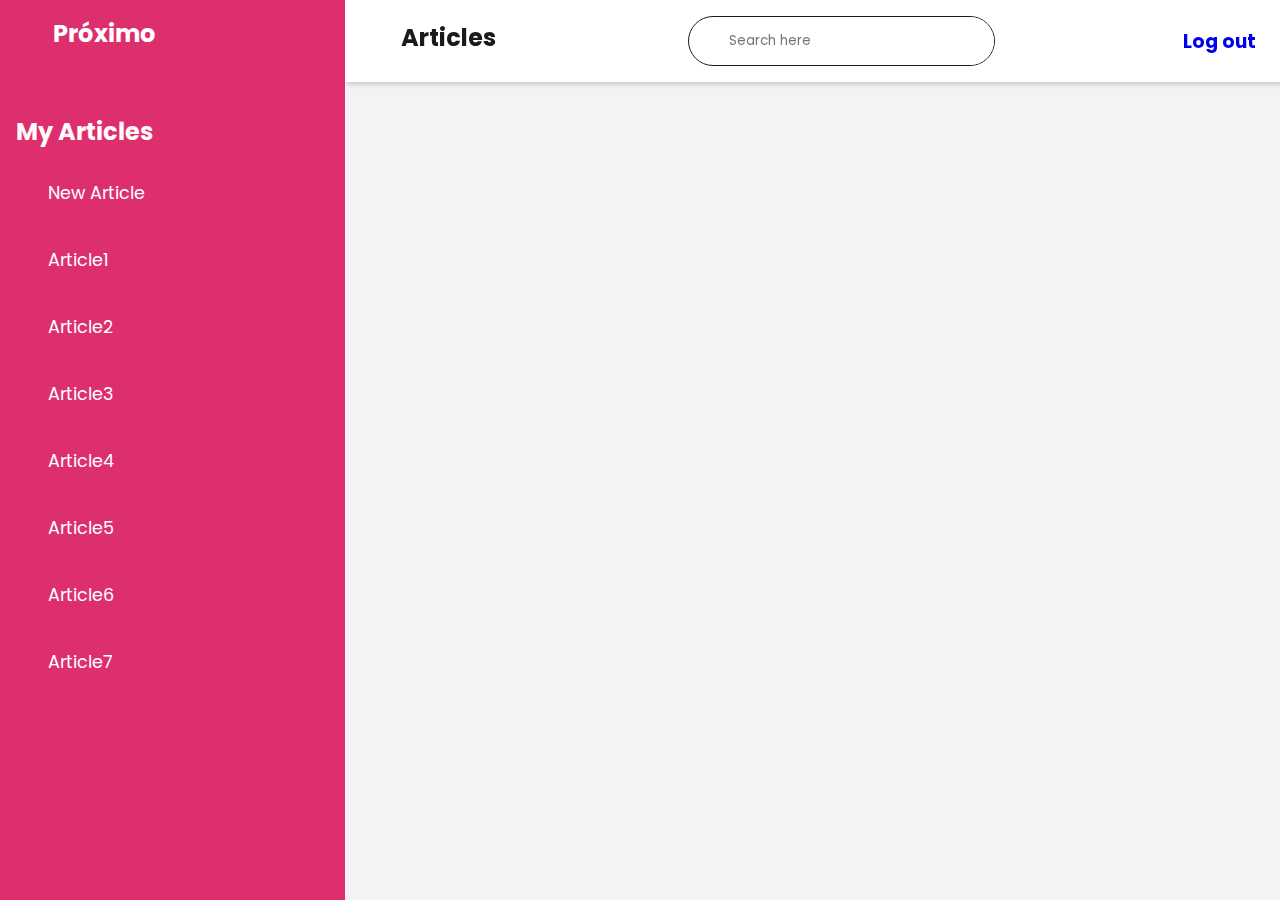
<file: writer.html>
<!DOCTYPE html>
<html lang="en">
<head>
   <!--this is liat-->
   <!--this is viki--> 
    <meta charset="UTF-8">
    <meta http-equiv="X-UA-Compatible" content="IE=edge">
    <meta name="viewport" content="width=device-width, initial-scale=1.0">
    <link rel="stylesheet" href="https://maxst.icons8.com/vue-static/landings/line-awesome/line-awesome/1.3.0/css/line-awesome.min.css">
    <link rel="stylesheet" href="css/admin.css">

 
    <title>Próximo Writer</title>
</head>
<body>

    <input type="checkbox" id="nav-toggle">
    <div class="sidebar">
        <div class="sidebar-brand">
            <a href="landingpage.html"><h2>
                <span class="lab la-itunes-note"></span>
                <span>Próximo</span>
            </h2></a> 
        </div>
        <div class="sidebar-menu">
            <ul> 
                <li>
                    <h2>My Articles</h2>
                </li>
                <li>
                    <a href="#newarticle" ><span class="las la-plus"></span>
                        <span>New Article</span></a>
                </li>
                <li>
                    <a href="#article1" class="active"><span class="las la-bell"></span>
                        <span>Article1</span></a>
                </li>
                <li>
                    <a href="#article2"><span class="las la-edit"></span>
                        <span>Article2</span></a>
                </li>
                <li>
                    <a href="#article3"><span class="las la-edit"></span>
                        <span>Article3</span></a>
                </li>
                <li>
                    <a href="#article4"><span class="las la-edit"></span>
                        <span>Article4</span></a>
                </li>
                <li>
                    <a href="#article5"><span class="las la-edit"></span>
                        <span>Article5</span></a>
                </li>
                <li>
                    <a href="#article6"><span class="las la-edit"></span>
                        <span>Article6</span></a>
                </li>
                <li>
                    <a href="#article7"><span class="las la-edit"></span>
                        <span>Article7</span></a>
                </li>
            </ul>
        </div>
    </div>

    <div class="main-content">
        <header>
            <h2>
                <label for="nav-toggle">
                    <span class="las la-bars"></span>
                </label>
                <a href="editor-articles.html"> Articles</a>
            </h2>

            <div class="search-wrapper">
                <span class="las la-search"></span>
                <input type="search" placeholder="Search here"/>
            </div>

            <!-- <div class="user-wrapper">
                <img src="img/Michael_Madsen.jpg"  width="40px" height="40xp" alt="">
                <div>
                    <h4>Michael Madsen</h4>
                    <small>Writer</small>
                </div>
            </div> -->
            <div class="logout-wrapper">
                <a href="login-admin.html">
                    <h3>
                    <span class="las la-door-open"></span>
                    Log out
                </h3></a>
            </div>
        </header>

        <main>
            <article class="article" id="newarticle">
                <button>Submit</button>
            <div class="cards">
                <div class="card-single">
                    <div>
                        <input type="text" placeholder="This is the title of an article">
                    </div>
                </div>
                <div class="card-single">
                    <div>
                        <textarea name="" id="" cols="30" rows="10" placeholder="This is the content of an article"></textarea>
                    </div>
                </div>
            </div>
            <div class="cards-double-column">
                <div class="card-single">
                    <div class="input">
                        <input type="file" placeholder="Image">
                        <h2>Image<span class="las la-upload"></span></h2>  
                    </div>
                </div>
                <div class="card-single">
                    <div class="input"> 
                        <input type="file" placeholder="Video">
                        <h2>Video<span class="las la-upload"></span></h2>  
                    </div>
                </div>
                <div class="card-single">
                    <div class="input">
                        <input type="file" placeholder="mp3" name="mp3">
                        <h2>mp3<span class="las la-upload"></span></h2>  
                    </div>
                </div>
            </div>
            <button class="save">Save</button>
            </article>
            <article class="article" id="article1">
                <button>Submit</button>
            <div class="cards">
                <div class="card-single">
                    <div>
                        <input type="text" placeholder="This is the title of an article" value="Article 1">
                    </div>
                </div>
                <div class="card-single">
                    <div>
                        <textarea name="" id="" cols="30" rows="10" placeholder="This is the content of an article">Lorem ipsum dolor sit amet, consectetur adipiscing elit. Nunc scelerisque pharetra est, at scelerisque urna interdum ut. Integer id purus sit amet turpis ornare rhoncus. Fusce purus ligula, congue volutpat ultricies vitae, pellentesque nec ex. Nulla eget libero in enim condimentum consequat vulputate sit amet arcu. Maecenas id iaculis magna. Quisque aliquet accumsan molestie. Nunc et libero eget enim consectetur commodo in et metus. Nullam ultrices metus ut lectus consequat, vel semper felis luctus. Nulla pretium rutrum erat, non ultrices sem ultricies nec. Donec interdum, quam eu volutpat rhoncus, risus nisl maximus ipsum, id aliquam leo risus at neque.</textarea>
                    </div>
                </div>
            </div>
            <div class="cards-double-column">
                <div class="card-single">
                    <div class="input">
                        <input type="file" placeholder="Image">
                        <h2>Image<span class="las la-upload"></span></h2>  
                    </div>
                </div>
                <div class="card-single">
                    <div class="input"> 
                        <input type="file" placeholder="Video">
                        <h2>Video<span class="las la-upload"></span></h2>  
                    </div>
                </div>
                <div class="card-single">
                    <div class="input">
                        <input type="file" placeholder="mp3" name="mp3">
                        <h2>mp3<span class="las la-upload"></span></h2>  
                    </div>
                </div>
            </div>
            <button class="save">Save</button>
            </article>
            <article class="article" id="article2">
                <button>Submit</button>
            <div class="cards">
                <div class="card-single">
                    <div>
                        <input type="text" placeholder="This is the title of an article" value="Article 2">
                    </div>
                </div>
                <div class="card-single">
                    <div>
                        <textarea name="" id="" cols="30" rows="10" placeholder="This is the content of an article">Lorem ipsum dolor sit amet, consectetur adipiscing elit. Nunc scelerisque pharetra est, at scelerisque urna interdum ut. Integer id purus sit amet turpis ornare rhoncus. Fusce purus ligula, congue volutpat ultricies vitae, pellentesque nec ex. Nulla eget libero in enim condimentum consequat vulputate sit amet arcu. Maecenas id iaculis magna. Quisque aliquet accumsan molestie. Nunc et libero eget enim consectetur commodo in et metus. Nullam ultrices metus ut lectus consequat, vel semper felis luctus. Nulla pretium rutrum erat, non ultrices sem ultricies nec. Donec interdum, quam eu volutpat rhoncus, risus nisl maximus ipsum, id aliquam leo risus at neque. Lorem ipsum dolor sit amet, consectetur adipiscing elit. Nunc scelerisque pharetra est, at scelerisque urna interdum ut. Integer id purus sit amet turpis ornare rhoncus. Fusce purus ligula, congue volutpat ultricies vitae, pellentesque nec ex. Nulla eget libero in enim condimentum consequat vulputate sit amet arcu. Maecenas id iaculis magna. Quisque aliquet accumsan molestie. Nunc et libero eget enim consectetur commodo in et metus. Nullam ultrices metus ut lectus consequat, vel semper felis luctus. Nulla pretium rutrum erat, non ultrices sem ultricies nec. Donec interdum, quam eu volutpat rhoncus, risus nisl maximus ipsum, id aliquam leo risus at neque.</textarea>
                    </div>
                </div>
            </div>
            <div class="cards-double-column">
                <div class="card-single">
                    <div class="input">
                        <input type="file" placeholder="Image">
                        <h2>Image<span class="las la-upload"></span></h2>  
                    </div>
                </div>
                <div class="card-single">
                    <div class="input"> 
                        <input type="file" placeholder="Video">
                        <h2>Video<span class="las la-upload"></span></h2>  
                    </div>
                </div>
                <div class="card-single">
                    <div class="input">
                        <input type="file" placeholder="mp3" name="mp3">
                        <h2>mp3<span class="las la-upload"></span></h2>  
                    </div>
                </div>
            </div>
            <button class="save">Save</button>
            </article>
            <article class="article" id="article3">
                <button>Submit</button>
            <div class="cards">
                <div class="card-single">
                    <div>
                        <input type="text" placeholder="This is the title of an article" value="Article 3">
                    </div>
                </div>
                <div class="card-single">
                    <div>
                        <textarea name="" id="" cols="30" rows="10" placeholder="This is the content of an article">Lorem ipsum dolor sit amet, 
consectetur adipiscing elit. Nunc scelerisque pharetra est, at scelerisque urna interdum ut. 
Integer id purus sit amet turpis ornare rhoncus. Fusce purus ligula, congue volutpat ultricies vitae, 
pellentesque nec ex. Nulla eget libero in enim condimentum consequat vulputate sit amet arcu. 
Maecenas id iaculis magna. Quisque aliquet accumsan molestie. 
Nunc et libero eget enim consectetur commodo in et metus. 
Nullam ultrices metus ut lectus consequat, vel semper felis luctus. 
Nulla pretium rutrum erat, non ultrices sem ultricies nec. 
Donec interdum, quam eu volutpat rhoncus, risus nisl maximus ipsum, id aliquam leo risus at neque. 
Lorem ipsum dolor sit amet, consectetur adipiscing elit. 
Nunc scelerisque pharetra est, at scelerisque urna interdum ut. 
Integer id purus sit amet turpis ornare rhoncus. 
Fusce purus ligula, congue volutpat ultricies vitae, pellentesque nec ex. 
Nulla eget libero in enim condimentum consequat vulputate sit amet arcu. 
Maecenas id iaculis magna. Quisque aliquet accumsan molestie. 
Nunc et libero eget enim consectetur commodo in et metus. Nullam ultrices metus ut lectus consequat, vel semper felis luctus. 
Nulla pretium rutrum erat, non ultrices sem ultricies nec. 
Donec interdum, quam eu volutpat rhoncus, risus nisl maximus ipsum, id aliquam leo risus at neque.</textarea>
                    </div>
                </div>
            </div>
            <div class="cards-double-column">
                <div class="card-single">
                    <div class="input">
                        <input type="file" placeholder="Image">
                        <h2>Image<span class="las la-upload"></span></h2>  
                    </div>
                </div>
                <div class="card-single">
                    <div class="input"> 
                        <input type="file" placeholder="Video">
                        <h2>Video<span class="las la-upload"></span></h2>  
                    </div>
                </div>
                <div class="card-single">
                    <div class="input">
                        <input type="file" placeholder="mp3" name="mp3">
                        <h2>mp3<span class="las la-upload"></span></h2>  
                    </div>
                </div>
            </div>
            <button class="save">Save</button>
            </article>
            <article class="article" id="article4">
                <button>Submit</button>
            <div class="cards">
                <div class="card-single">
                    <div>
                        <input type="text" placeholder="This is the title of an article" value="Article 4">
                    </div>
                </div>
                <div class="card-single">
                    <div>
                        <textarea name="" id="" cols="30" rows="10" placeholder="This is the content of an article">Lorem ipsum
dolor sit amet, consectetur adipiscing elit. Nunc scelerisque pharetra est, at scelerisque urna interdum ut. Integer id purus sit amet turpis ornare rhoncus. Fusce purus ligula, congue volutpat ultricies vitae, pellentesque nec ex. Nulla eget libero in enim condimentum consequat vulputate sit amet arcu. Maecenas id iaculis magna. Quisque aliquet accumsan molestie. Nunc et libero eget enim consectetur commodo in et metus. Nullam ultrices metus ut lectus consequat, vel semper felis luctus. Nulla pretium rutrum erat, non ultrices sem ultricies nec. Donec interdum, quam eu volutpat rhoncus, risus nisl maximus ipsum, id aliquam leo risus at neque. Lorem ipsum dolor sit amet, consectetur adipiscing elit. Nunc scelerisque pharetra est, at scelerisque urna interdum ut. Integer id purus sit amet turpis ornare rhoncus. 
Fusce purus ligula, congue volutpat ultricies vitae, pellentesque nec ex. Nulla eget libero in enim condimentum consequat vulputate sit amet arcu. Maecenas id iaculis magna. Quisque aliquet accumsan molestie. Nunc et libero eget enim consectetur commodo in et metus. Nullam ultrices metus ut lectus consequat, vel semper felis luctus. Nulla pretium rutrum erat, non ultrices sem ultricies nec. Donec interdum, quam eu volutpat rhoncus, risus nisl maximus ipsum, id aliquam leo risus at neque.</textarea>
                    </div>
                </div>
            </div>
            <div class="cards-double-column">
                <div class="card-single">
                    <div class="input">
                        <input type="file" placeholder="Image">
                        <h2>Image<span class="las la-upload"></span></h2>  
                    </div>
                </div>
                <div class="card-single">
                    <div class="input"> 
                        <input type="file" placeholder="Video">
                        <h2>Video<span class="las la-upload"></span></h2>  
                    </div>
                </div>
                <div class="card-single">
                    <div class="input">
                        <input type="file" placeholder="mp3" name="mp3">
                        <h2>mp3<span class="las la-upload"></span></h2>  
                    </div>
                </div>
            </div>
            <button class="save">Save</button>
            </article>
            <article class="article" id="article5">
                <button>Submit</button>
            <div class="cards">
                <div class="card-single">
                    <div>
                        <input type="text" placeholder="This is the title of an article" value="Article 5">
                    </div>
                </div>
                <div class="card-single">
                    <div>
                        <textarea name="" id="" cols="30" rows="10" placeholder="This is the content of an article">Lorem ipsum dolor sit amet, consectetur adipiscing elit. Nunc scelerisque pharetra est, at scelerisque urna interdum ut. 
Integer id purus sit amet turpis ornare rhoncus. Fusce purus ligula, congue volutpat ultricies vitae, pellentesque nec ex. 
Nulla eget libero in enim condimentum consequat vulputate sit amet arcu. Maecenas id iaculis magna. Quisque aliquet accumsan molestie. 
Nunc et libero eget enim consectetur commodo in et metus. Nullam ultrices metus ut lectus consequat, vel semper felis luctus. 
Nulla pretium rutrum erat, non ultrices sem ultricies nec. Donec interdum, quam eu volutpat rhoncus, risus nisl maximus ipsum, id aliquam leo risus at neque. Lorem ipsum dolor sit amet, consectetur adipiscing elit. Nunc scelerisque pharetra est, at scelerisque urna interdum ut. Integer id purus sit amet turpis ornare rhoncus. Fusce purus ligula, congue volutpat ultricies vitae, pellentesque nec ex. Nulla eget libero in enim condimentum consequat vulputate sit amet arcu. Maecenas id iaculis magna. Quisque aliquet accumsan molestie. Nunc et libero eget enim consectetur commodo in et metus. Nullam ultrices metus ut lectus consequat, vel semper felis luctus. Nulla pretium rutrum erat, non ultrices sem ultricies nec. Donec interdum, quam eu volutpat rhoncus, risus nisl maximus ipsum, id aliquam leo risus at neque.</textarea>
                    </div>
                </div>
            </div>
            <div class="cards-double-column">
                <div class="card-single">
                    <div class="input">
                        <input type="file" placeholder="Image">
                        <h2>Image<span class="las la-upload"></span></h2>  
                    </div>
                </div>
                <div class="card-single">
                    <div class="input"> 
                        <input type="file" placeholder="Video">
                        <h2>Video<span class="las la-upload"></span></h2>  
                    </div>
                </div>
                <div class="card-single">
                    <div class="input">
                        <input type="file" placeholder="mp3" name="mp3">
                        <h2>mp3<span class="las la-upload"></span></h2>  
                    </div>
                </div>
            </div>
            <button class="save">Save</button>
            </article>
            <article class="article" id="article6">
                <button>Submit</button>
            <div class="cards">
                <div class="card-single">
                    <div>
                        <input type="text" placeholder="This is the title of an article" value="Article 6">
                    </div>
                </div>
                <div class="card-single">
                    <div>
                        <textarea name="" id="" cols="30" rows="10" placeholder="This is the content of an article">Lorem ipsum dolor sit amet, consectetur adipiscing elit. Nunc scelerisque pharetra est, at scelerisque urna interdum ut. Integer id purus sit amet turpis ornare rhoncus. Fusce purus ligula, congue volutpat ultricies vitae, pellentesque nec ex. </textarea>
                    </div>
                </div>
            </div>
            <div class="cards-double-column">
                <div class="card-single">
                    <div class="input">
                        <input type="file" placeholder="Image">
                        <h2>Image<span class="las la-upload"></span></h2>  
                    </div>
                </div>
                <div class="card-single">
                    <div class="input"> 
                        <input type="file" placeholder="Video">
                        <h2>Video<span class="las la-upload"></span></h2>  
                    </div>
                </div>
                <div class="card-single">
                    <div class="input">
                        <input type="file" placeholder="mp3" name="mp3">
                        <h2>mp3<span class="las la-upload"></span></h2>  
                    </div>
                </div>
            </div>
            <button class="save">Save</button>
            </article>
            <article class="article" id="article7">
                <button>Submit</button>
            <div class="cards">
                <div class="card-single">
                    <div>
                        <input type="text" placeholder="This is the title of an article" value="Article 7">
                    </div>
                </div>
                <div class="card-single">
                    <div>
                        <textarea name="" id="" cols="30" rows="10" placeholder="This is the content of an article">Lorem ipsum dolor sit amet, consectetur adipiscing elit. Nunc scelerisque pharetra est, at scelerisque urna interdum ut. 
        Integer id purus sit amet turpis ornare rhoncus. Fusce purus ligula, congue volutpat ultricies vitae, pellentesque nec ex. </textarea>
                    </div>
                </div>
            </div>
            <div class="cards-double-column">
                <div class="card-single">
                    <div class="input">
                        <input type="file" placeholder="Image">
                        <h2>Image<span class="las la-upload"></span></h2>  
                    </div>
                </div>
                <div class="card-single">
                    <div class="input"> 
                        <input type="file" placeholder="Video">
                        <h2>Video<span class="las la-upload"></span></h2>  
                    </div>
                </div>
                <div class="card-single">
                    <div class="input">
                        <input type="file" placeholder="mp3" name="mp3">
                        <h2>mp3<span class="las la-upload"></span></h2>  
                    </div>
                </div>
            </div>
            <button class="save">Save</button>
            </article>
        </main>
    
</body>
</html>
</file>
<file: css/welcomepage.css>
html, body{
    margin: 0 auto;
      height: 100%;
      font-family: 'Roboto', sans-serif;
      font-weight: 100;
  }


  .link-wrapper{
    display: flex;
    flex-direction: column;
    align-self: center;
    text-align: center;
    justify-content: space-between;
    height: 25vh;
  }
  
  #header {
      background: linear-gradient(#4F29F0, rgba(252, 17, 107, 0.5)), url();
      height: 100vh;
      width: 100vw;
      background-size: cover;
      display: flex;
      flex-direction:column;
      justify-content:center;
      align-items:center;
      margin: 0 auto;
  }
  
  h1, p {
      color: #fff;
      font-family: 'Roboto', sans-serif;
      font-weight: 600;
      text-transform: uppercase;
      line-height: 0.8;
  
  }
  
  h1 {
      font-size: 60pt;
      text-align: center;
      line-height: .2em;
  }
  
  p {
      font-size: 30pt;
      text-align: center;
      line-height: 1em;
  }
  
  a {
    padding: 12px 19px;
    background:transparent;
    color:#fff;
    border: 2px solid white;
    font-size: 15px;
    border-radius: 50px;
    transition: all .3s ease;
    text-decoration: none;
  }
  
  a:hover {
    background: white;
    color: black;  
  }

  .link-wrapper{
    display: flex;
    flex-direction: column;
    align-self: center;
    text-align: center;
  }

  @media (max-width: 600px) {
    h1 {
        font-size: 40pt;
      }
    p {
      font-size: 20pt;
      font-weight: 300;
    }
  }
  
  @media (max-width: 364px) {
    h1 {
        font-size: 30pt;
      }
    p {
      font-size: 15pt;
      font-weight: 300;
    }
  }



@media (min-width: 1326px) {
    .link-wrapper{
      display: flex;
      flex-direction: row;
      align-self: center;
      text-align: center;
      justify-content: space-between;
      height: auto;
      width: 40%;
    }
  }
</file>
<file: css/app.css>
@import url('https://fonts.googleapis.com/css2?family=Montserrat:wght@200&display=swap');

*{
    margin: 0;
    padding: 0;
    box-sizing: border-box;
    font-family: 'Montserrat', sans-serif;
}

.active{
  font-weight: 600;
  
}

article{
  margin-left: 11px;
  margin-right: 11px;
  
}

.menu a {
  text-transform: capitalize;
}



.wrapper {
    width: 100%;
   /*  max-width: 960px; */
    max-width: 1330px;
    margin: 0 auto;
    position: relative;
    top: 5rem;
    
  }

  footer{
    position: relative;
    bottom: 0;
    margin-top: 5rem;
    background: #dbdcdc;
    width: 100%;
    color: black;
    padding: 2rem;
    text-align: center;
    font-weight: 200;
    font-size: 1rem;
    letter-spacing: 0.112rem;
    display: grid;
  }

  footer strong{
    color: #4F29F0;
  }

  @media (min-width: 550px) {


}
</file>
<file: css/navigation.css>
a {
    color: #000;
    text-decoration: none;
  }
  
  /* header */
  
  .header {
    background-color: #fff;
    box-shadow: 1px 1px 4px 0 rgba(0,0,0,.1);
    position: fixed;
    width: 100%;
    z-index: 3;
    top: 0;
  }

  .header li{
    text-decoration: none;
  }
  
  .header ul {
    margin: 0;
    padding: 0;
    list-style: none;
    overflow: hidden;
    background-color: #fff;
    text-decoration: none;
  }
  
  .header li a {
    display: block;
    padding: 20px 20px;
    border-right: 1px solid #f4f4f4;
    text-decoration: none;
  }
  
  .header li a:hover,
  .header .menu-btn:hover {
    background-color: #f4f4f4;
  }
  
  .header .logo {
    display: block;
    float: left;
    font-size: 2em;
    padding: 10px 20px;
    text-decoration: none;
    text-transform: capitalize;
  }
  
  /* menu */
  
  .header .menu {
    clear: both;
    max-height: 0;
    transition: max-height .2s ease-out;
  }
  
  /* menu icon */
  
  .header .menu-icon {
    cursor: pointer;
    display: inline-block;
    float: right;
    padding: 28px 20px;
    position: relative;
    user-select: none;
  }
  
  .header .menu-icon .navicon {
    background: #333;
    display: block;
    height: 2px;
    position: relative;
    transition: background .2s ease-out;
    width: 18px;
  }
  
  .header .menu-icon .navicon:before,
  .header .menu-icon .navicon:after {
    background: #333;
    content: '';
    display: block;
    height: 100%;
    position: absolute;
    transition: all .2s ease-out;
    width: 100%;
  }
  
  .header .menu-icon .navicon:before {
    top: 5px;
  }
  
  .header .menu-icon .navicon:after {
    top: -5px;
  }
  
  /* menu btn */
  
  .header .menu-btn {
    display: none;
  }
  
  .header .menu-btn:checked ~ .menu {
    max-height: 240px;
  }
  
  .header .menu-btn:checked ~ .menu-icon .navicon {
    background: transparent;
  }
  
  .header .menu-btn:checked ~ .menu-icon .navicon:before {
    transform: rotate(-45deg);
  }
  
  .header .menu-btn:checked ~ .menu-icon .navicon:after {
    transform: rotate(45deg);
  }
  
  .header .menu-btn:checked ~ .menu-icon:not(.steps) .navicon:before,
  .header .menu-btn:checked ~ .menu-icon:not(.steps) .navicon:after {
    top: 0;
  }
  
  /* 48em = 768px */
  
  @media (min-width: 48em) {
    .header li {
      float: left;
    }
    .header li a {
      padding: 20px 30px;
    }
    .header .menu {
      clear: none;
      float: right;
      max-height: none;
    }
    .header .menu-icon {
      display: none;
    }
  }
</file>
<file: css/styles.css>
*{
    margin: 0;
    padding: 0;
    box-sizing: border-box;

}

.searchbar{
  display: none;
}

.searchButton {
    display: none;
    position: fixed;
    top: 1.05rem;
    left: 210px;
    width: 41px;
    height: 36px;
    border: none;
    background: transparent;
    text-align: center;
    color: black;
    border-radius: 50px;
    cursor: pointer;
    font-size: 20px;
}


.heroh2{
  color: white;
}

.herop{
  color: white;
}

.articletext{
  display: grid;
  grid-gap: 1rem;
  text-align: left;
  margin-left: 1rem;
  position: absolute;
  top: 35px;
 
}


 .btn{
    border: none;
    background: rgb(255,0,99);
    background: linear-gradient(90deg, rgba(255,0,99,1) 0%, rgba(255,0,99,0.33) 0%, rgba(181,0,119,1) 40%);
    border-radius: 50px;
    padding: 1rem;
    width: 50%;
    margin: 0 auto;
    color: white;
    text-decoration: none;
    text-align: center;
     
 }

 .btn-gradient{
   border: none;
  background: rgb(255,0,99);
  background: linear-gradient(90deg, rgb(67, 0, 160) 15%, rgba(71, 0, 184, 0.479) 30%, rgba(255,0,99) 100%);
}

 .cta-btn{
  border: none;
  background: rgb(255,0,99);
  background: linear-gradient(90deg, rgba(255,0,99,1) 0%, rgba(255,0,99,0.33) 0%, rgba(181,0,119,1) 40%);
  border-radius: 50px;
  padding: 1rem;
  width: 50%;
  margin: 0 auto;
  color: white;
  text-decoration: none;
  text-align: center;
   
}

.text-gradient{
  background: -webkit-linear-gradient(rgb(68, 0, 255), rgb(255, 19, 137));
  -webkit-background-clip: text;
  -webkit-text-fill-color: transparent;
}

.gradient{
background: rgb(255,0,99);
background: linear-gradient(90deg, rgba(255,0,99,1) 0%, rgba(70,0,184,0.05) 0%, rgba(255,0,99,0.33) 100%);
}

/* SPLASH SECTION START  */

#splashsection {
    width: 100%;
    height: 80vh;
    background-image: url("../img/photo1.jpg");
    background-position: 50% 0px;
    background-repeat: no-repeat;
    background-size: cover;
    font-family: "Gotham", "Helvetica Neue", Helvetica, Arial, "sans-serif";
}
.splashwrapper {
    position: relative;
    top: 5rem;
    width: 100%;
    height: 80vh;
    display: flex;
    justify-content: center;
    align-items: center;
    max-width: 1305px;
    margin: 0 auto;
    
  }
  
  .splashwrapper .image {
    width: 100%;
    height: 100%;
  }
  
  .splashwrapper:before {
    content: "";
    display: block;
    position: absolute;
    top: 0;
    bottom: 0;
    left: 0;
    right: 0;
    width: 100%;
    height: 80vh;
    background: rgba(62,3,49, 0.8);
  }
  .splashwrapper .text {
    font-family: Arial;
    font-size: 1em;
    color: white;
    text-shadow: 0.1em 0.1em 0.5em rgb(0 0 0 / 50%);
    margin: 0;
    position: absolute;
    margin-left: 15px;
    margin-right: 15px;
    text-align: center;
    display: grid;
    grid-gap: 2rem;
  }
   /* SPLASH SECTION END  */
  /* SUBSCRIBE BANNER */

  #bannersection {
    width: 100%;
    height: 40vh;
    background-image: url("../img/photo2.jpg");
    background-position: 50% 0px;
    background-repeat: no-repeat;
    background-size: cover;
    font-family: "Gotham", "Helvetica Neue", Helvetica, Arial, "sans-serif";
}

  .bannerwrapper {
    position: relative;
    width: 100%;
    height: 40vh;
    display: flex;
    justify-content: center;
    align-items: center;
    max-width: 1305px;
    margin: 0 auto;
    
  }
  
  .bannerwrapper .image {
    width: 100%;
    height: 100%;
  }
  
  .bannerwrapper:before {
    content: "";
    display: block;
    position: absolute;
    top: 0;
    bottom: 0;
    left: 0;
    right: 0;
    width: 100%;
    height: 40vh;
    background: rgba(0, 0, 0, 0.5);
  }
  .bannerwrapper .text {
      font-size: 1rem;
      color: white;
      text-shadow: 0.1em 0.1em 0.5em rgb(0 0 0 / 50%);
      margin: 0;
      position: absolute;
      margin-left: 15px;
      margin-right: 15px;
      text-align: center;
      display: grid;
      grid-gap: 0.8rem;
  
  }

  .bannerwrapper .text p {
    font-size: xxx-large;
  }

  .bannerwrapper .text p strong {
    background: -webkit-linear-gradient(rgb(68, 0, 255), rgb(255, 19, 137));
    -webkit-background-clip: text;
    -webkit-text-fill-color: transparent;
  }

 /* SUBSCRIBE BANNER END  */

 /* STYLES  */

  .container {
    max-width: 1335px;
    margin: 0 auto;
  }
  
  .grid-row {
    display: flex;
    flex-flow: row wrap;
    justify-content: flex-start;
  }
  
  .grid-item {
    height: 250px;
    /* flex-basis: 20%; */
    flex-basis: 100%;
    width: 250px;
    position: relative;
    padding: 10px;
    box-sizing: border-box;
  }
  
  .grid-row a {
    text-decoration: none;
  }
  
  .wrapping-link {
    position: absolute;
    top: 0;
    left: 0;
    bottom: 0;
    right: 0;
    z-index: 2;
    color: currentColor;
  }
  
  .grid-item-wrapper {
    -webkit-box-sizing: initial;
    -moz-box-sizing: initial;
    box-sizing: initial;
    background: transparent;
    margin: 0;
    height: 100%;
    width: 100%;
    overflow: hidden;
    transition: padding 0.15s cubic-bezier(0.4,0,0.2,1), margin 0.15s cubic-bezier(0.4,0,0.2,1), box-shadow 0.15s cubic-bezier(0.4,0,0.2,1);
    position: relative;
  }
  
  .grid-item-container {
    height: 100%;
    width: 100%;
    position: relative;
  
  }

  .grid-item-container-rex {
    height: 118%;
    width: 100%;
    position: relative;
}
  
  .grid-image-top {
    
      height: 100%;
      width: 100%;
      background: rgba(62,3,49, 0.8);
      filter: opacity(0.5);
      background-size: cover;
    
  }

  .grid-image-top-rex{
    height: 100%;
    width: 100%;
    background: rgba(62,3,49, 0.8);
    filter: opacity(0.5);
    background-size: cover;
  }
  
  
  .rex-ray-image {
    background-image: url("../img/Frame120.png");
    background-repeat: no-repeat;
    background-size: cover;
    background-position: center;
 
  }
  
  
  .sputnik-image {
    background-image: url("../img/band1.png");
    background-position: center;
    background-size: cover;
    background-repeat: no-repeat;
  }
  
  .add-image {
    background-image: url("../img/add.png");
    background-size: contain;
    background-position: center;
    background-repeat: no-repeat;
  }
  
  .openswitch-image {
    background-image: url("../img/acoustic.jpg");
    background-position: center;
    background-size: cover;
    background-repeat: no-repeat;
  }
  
  .scaleio-image {
    background-image: url("../img/photo1.jpg");
    background-position: center;
    background-size: cover;
    background-repeat: no-repeat;
  }
  
  .csi-image {
    background-image: url("../img/rockband1.jpg");
    background-position: center;
    background-size: cover;
    background-repeat: no-repeat;
  }
  
  
  .grid-item-content {
    padding: 0 20px 20px 20px;
  }
  
  .item-title {
    font-size: 24px;
    line-height: 26px;
    font-weight: 700;
    margin-bottom: 18px;
    display: block;
  }
  
  .item-category {
    text-transform: uppercase;
    display: block;
    margin-bottom: 20px;
    font-size: 14px;
  }
  
  .item-excerpt {
    margin-bottom: 20px;
    display: block;
    font-size: 14px;
  }
  
  .more-info {
    position: absolute;
    bottom: 0;
    margin-bottom: 25px;
    padding-left: 0;
    transition-duration: .5s;
    font-size: 12px;
    display: flex;
  }
  
  .more-info i {
    padding-left: 5px;
    transition-duration: .5s;
  }
  
  .grid-item:hover .more-info i {
    padding-left: 20px;
    transition-duration: .5s;
  }
  
  .more-info i::before {
    font-size: 16px;
  }
  
  .grid-item:hover .grid-item-wrapper {
    padding: 2% 2%;
    margin: -2% -2%;
  }

  /*MEDIA QUERIES*/

  @media(min-width: 555px) {
    .grid-item {
      flex-basis: 50%;
    }
  }  

  @media(min-width: 620px) {
    .col {
      clear: both;
      float: none;
      margin-left: auto;
      margin-right: auto;
      width: auto;
    }

    #bannersection {
        width: 100%;
        height: 60vh;
        background-image: url("../img/photo2.jpg");
        background-position: 0% 0px;
        background-repeat: no-repeat;
        background-size: cover;
        font-family: "Gotham", "Helvetica Neue", Helvetica, Arial, "sans-serif";
    }

    .bannerwrapper{
        height: 60vh;
    }

    .bannerwrapper:before {
        content: "";
        display: block;
        position: absolute;
        top: 0;
        bottom: 0;
        left: 0;
        right: 0;
        width: 100%;
        height: 60vh;
        background: rgba(0, 0, 0, 0.5);
      }

    .bannerwrapper .text{
        text-align: left;
        grid-gap: 1rem;
        width: 80%;
    }

    .bannerwrapper .btn {
       
        border-radius: 50px;
        padding: 1rem;
        width: 24%;
        margin: 0;
        color: white;
        text-decoration: none;
        text-align: center;
    }

    

    .bannerwrapper p{
        width: 68%;
        font-size: 4rem;
        font-weight: lighter;
    }

    .splashwrapper .text{
        text-align: left;
        grid-gap: 1rem;
        width: 100%;
        margin-left: 5rem;
    }

    .splashwrapper .btn {
        border: none;
        background: rgb(255,0,99);
        background: linear-gradient(90deg, rgba(255,0,99,1) 100%, rgba(255,0,99,0.33) 0%, rgba(181,0,119,1) 40%);
        border-radius: 50px;
        padding: 1rem;
        width: 20%;
        margin: 0;
        color: white;
        text-decoration: none;
        text-align: center;
    }

    

    .splashwrapper p{
        width: 39.4%;
        font-size: 1rem;
        font-weight: lighter;
    }

    .splashwrapper h2{
        font-size: 3rem;
    }

    .cta-btn{
      border: none;
      background: rgb(255,0,99);
      background: linear-gradient(90deg, rgba(255,0,99,1) 100%, rgba(255,0,99,0.33) 0%, rgba(181,0,119,1) 40%);
      border-radius: 50px;
      padding: 1rem;
      width: 50%;
      margin: 0;
      color: white;
      text-decoration: none;
      text-align: center;
       
    }
  
  }



  @media(min-width: 815px) {
    .grid-item {
      flex-basis: 33.33%;
    }

    #searchbar-placement {
      display: none;
    }

    .searchButton{
      display: block;
    }

    .searchbar{
      border-radius: 50px;
      width: 20%;
      border: 2px solid #ff7b92;
      font-size: 0.7rem;
      padding: 10px 20px;
      margin: 0 auto;
      margin-top: 0.6rem;
      margin-left: 13rem;
      display: block;
      position: absolute;
      text-align: center;
  }


}
</file>
<file: css/about.css>
/* SPLASH SECTION START  */

#splashsection {
    width: 100%;
    height: 80vh;
    background-image: url("../img/photo1.jpg");
    background-position: 50% 0px;
    background-repeat: no-repeat;
    background-size: cover;
    font-family: "Gotham", "Helvetica Neue", Helvetica, Arial, "sans-serif";
}
.splashwrapper {
    position: relative;
    top: 5rem;
    width: 100%;
    height: 80vh;
    display: flex;
    justify-content: center;
    align-items: center;
    max-width: 1305px;
    margin: 0 auto;
    
  }
  
  .splashwrapper .image {
    width: 100%;
    height: 100%;
  }
  
  .splashwrapper:before {
    content: "";
    display: block;
    position: absolute;
    top: 0;
    bottom: 0;
    left: 0;
    right: 0;
    width: 100%;
    height: 80vh;
    background: rgba(62,3,49, 0.8);
  }
  .splashwrapper .text {

    font-size: 1em;
    color: white;
    text-shadow: 0.1em 0.1em 0.5em rgb(0 0 0 / 50%);
    margin: 0;
    position: absolute;
    margin-left: 15px;
    margin-right: 15px;
    text-align: center;
    display: grid;
    grid-gap: 2rem;
  }
   /* SPLASH SECTION END  */

   article p,cite {
    display: block;
    text-align: center;
    width: 80%;
    margin: 0 auto;
   }

   @media (min-width: 620px){
.splashwrapper h2 {
    font-size: 4rem;
    width: 50%;
    margin: 0 auto;
}

.splashwrapper .btn {
   
    border-radius: 50px;
    padding: 1rem;
    width: 20%;
    margin: 0;
    color: white;
    text-decoration: none;
    text-align: center;
    margin: 0 auto;
}
}
</file>
<file: css/searchbar.css>
.search {
  --background: #ffffff;
  --text-color: #414856;
  --primary-color: #4F29F0;
  --border-radius: 10px;
  --width: 190px;
  --height: 55px;
  background: var(--background);
  width: auto;
  height: var(--height);
  position: relative;
  overflow: hidden;
  border-radius: var(--border-radius);
  -webkit-box-shadow: 0 10px 30px rgba(65, 72, 86, 0);
          box-shadow: 0 10px 30px rgba(65, 72, 86, 0);
  display: -webkit-box;
  display: -ms-flexbox;
  display: flex;
  -webkit-box-pack: center;
      -ms-flex-pack: center;
          justify-content: center;
  -webkit-box-align: center;
      -ms-flex-align: center;
          align-items: center;
}

.search input[type="text"] {
  position: relative;
  width: var(--height);
  height: var(--height);
  font: 400 16px 'Varela Round', sans-serif;
  color: var(--text-color);
  border: 0;
  -webkit-box-sizing: border-box;
          box-sizing: border-box;
  outline: none;
  padding: 0 0 0 40px;
  -webkit-transition: width .6s ease;
  transition: width .6s ease;
  z-index: 10;
  opacity: 0;
  cursor: pointer;
}

.search input[type="text"]:focus {
  z-index: 0;
  opacity: 1;
  width: var(--width);
}

.search input[type="text"]:focus ~ .symbol::before {
  width: 0%;
}

.search input[type="text"]:focus ~ .symbol:after {
  -webkit-clip-path: inset(0% 0% 0% 100%);
          clip-path: inset(0% 0% 0% 100%);
  -webkit-transition: -webkit-clip-path .04s linear .105s;
  transition: -webkit-clip-path .04s linear .105s;
  transition: clip-path .04s linear .105s;
  transition: clip-path .04s linear .105s, -webkit-clip-path .04s linear .105s;
}

.search input[type="text"]:focus ~ .symbol .cloud {
  top: -30px;
  left: -30px;
  -webkit-transform: translate(0, 0);
          transform: translate(0, 0);
  -webkit-transition: all .6s ease;
  transition: all .6s ease;
}

.search input[type="text"]:focus ~ .symbol .lens {
  top: 20px;
  left: 15px;
  -webkit-transform: translate(0, 0);
          transform: translate(0, 0);
  fill: var(--primary-color);
  -webkit-transition: top .5s ease .1s, left .5s ease .1s, fill .3s ease;
  transition: top .5s ease .1s, left .5s ease .1s, fill .3s ease;
}

.search .symbol {
  height: 100%;
  width: 100%;
  position: absolute;
  top: 0;
  z-index: 1;
  display: -webkit-box;
  display: -ms-flexbox;
  display: flex;
  -webkit-box-pack: center;
      -ms-flex-pack: center;
          justify-content: center;
  -webkit-box-align: center;
      -ms-flex-align: center;
          align-items: center;
}

.search .symbol:before {
  content: "";
  position: absolute;
  right: 0;
  width: 100%;
  height: 100%;
  background: var(--primary-color);
  z-index: -1;
  -webkit-transition: width .6s ease;
  transition: width .6s ease;
}

.search .symbol:after {
  content: "";
  position: absolute;
  top: 21px;
  left: 21px;
  width: 20px;
  height: 20px;
  border-radius: 50%;
  background: var(--primary-color);
  z-index: 1;
  -webkit-clip-path: inset(0% 0% 0% 0%);
          clip-path: inset(0% 0% 0% 0%);
  -webkit-transition: -webkit-clip-path .04s linear .225s;
  transition: -webkit-clip-path .04s linear .225s;
  transition: clip-path .04s linear .225s;
  transition: clip-path .04s linear .225s, -webkit-clip-path .04s linear .225s;
}

.search .symbol .cloud,
.search .symbol .lens {
  position: absolute;
  fill: #fff;
  stroke: none;
  top: 50%;
  left: 50%;
}

.search .symbol .cloud {
  width: 35px;
  height: 32px;
  -webkit-transform: translate(-50%, -60%);
          transform: translate(-50%, -60%);
  -webkit-transition: all .6s ease;
  transition: all .6s ease;
}

.search .symbol .lens {
  fill: #fff;
  width: 16px;
  height: 16px;
  z-index: 2;
  top: 24px;
  left: 24px;
  -webkit-transition: top .3s ease, left .3s ease, fill .2s ease .2s;
  transition: top .3s ease, left .3s ease, fill .2s ease .2s;
}
/*# sourceMappingURL=searchbar.css.map */
</file>
<file: css/searchbarplacement.css>
#searchbar-placement{

    position: fixed;
    bottom: 0.23rem;
    transform: scale(0.8);
    float: left;
    margin-left: 0.5rem;
    z-index: 999;

}

@media only screen and (min-width: 1200px) {
    #searchbar-placement {
        position: fixed;
        top: 0px;
        bottom: 94vh;
        transform: scale(0.8);
        float: left;
        margin-left: 0.5rem;
        z-index: 999;
    }
  }
</file>
<file: css/all-articles.css>
*{
margin: 0;
padding: 0;
box-sizing: border-box;
}

body > section > div > ol.posts > a{
    display: none;
}

body {
    color: black;
    font: 1rem/1.3 sans-serif;
  }

  .content h1 {
    text-align: left;
    margin-bottom: 0rem;
}

/*   .wrapper{
    max-width: 1307px !important; 
      top: 0rem;
  }

  .container {
    max-width: 1307px !important; 
    margin: 0 auto;
} */

.container {
    max-width: 1323px;
    margin: 0px auto;
    margin-top: 5rem !important;
}
 



article {
    margin-left: 11px;
    margin-right: 11px;
}

footer {
    position: relative;
    bottom: 0;
    margin-top: 5rem;
    background: #dbdcdc;
    width: 100%;
    color: black;
    padding: 2rem;
    text-align: center;
    font-weight: 200;
    font-size: 1rem;
    letter-spacing: 0.112rem;
    display: grid;
}

.heroh2{
    font-size: 2.5rem;
    text-align: left;
}



.breadcrumbs{
   
  margin-top: 1rem;
}

.btn-gradient{
    background: rgb(255,0,99);
    border: none;
    background: linear-gradient(90deg, rgb(67, 0, 160) 15%, rgba(71, 0, 184, 0.479) 30%, rgba(255,0,99) 100%);
  }

  .load-btn{
    width: 60%;
  }
/* SPLASH SECTION START  */

#splashsection {
    width: 100%;
    height: 80vh;
    background-image: url("../img/the-regrettes-2017-cr-Chade-Kamenshine-billboard-1548-compressed\ 1.png");
    background-position: 63% 0px;
    background-repeat: no-repeat;
    background-size: cover;
    font-family: "Gotham", "Helvetica Neue", Helvetica, Arial, "sans-serif";
}
.splashwrapper {
    position: relative;
    top: 5rem;
    width: 100%;
    height: 80vh;
    display: flex;
    justify-content: center;
    align-items: center;
    max-width: 1305px;
    margin: 0 auto;
    
  }
  
  .splashwrapper .image {
    width: 100%;
    height: 100%;
  }
  
  .splashwrapper:before {
    content: "";
    display: block;
    position: absolute;
    top: 0;
    bottom: 0;
    left: 0;
    right: 0;
    width: 100%;
    height: 80vh;
    background: rgba(62,3,49, 0.8);
  }
  .splashwrapper .text {
    font-family: Arial;
    font-size: 1em;
    color: white;
    text-shadow: 0.1em 0.1em 0.5em rgb(0 0 0 / 50%);
    margin: 0;
    position: absolute;
    margin-left: 15px;
    margin-right: 15px;
    text-align: center;
    display: grid;
    grid-gap: 2rem;
  }


   /* SPLASH SECTION END  */

     /* post styles  */

   .small-img{
    width: 100%;
    box-shadow: 0 8px 13px 6px rgb(0 0 0 / 30%);
}

.content{
 
 /*    display: grid;
    grid-gap: 1rem; */
    text-align: left;
    padding-top: 1rem;
    padding-bottom: 1rem;
    display: flex;
    flex-direction: column;
    
 
}

.flex{
    display: flex;
    flex-direction: column;
}

.content h4{
    text-transform: uppercase;
    font-weight: 700;
    color: #4F29F0;
}

.content p{
    width: 100%;
    display: grid;
    padding-top: 0.5rem;
}

.content hr{
    color: black;
    display: block;
    background: black;
    height: 0.5vh;
}



.single-post{
   
        display: inline-grid;
        grid-template-columns: 1fr;
        grid-gap: 1rem;
        margin-top: 1rem;
        cursor: pointer;
    
   
}



.single-post-block{
    width: 100%;
    display: flex;
    flex-direction: column;
    margin-top: 1rem;
    margin-bottom: 2rem;
    cursor: pointer;

}

.single-post-1{
    background-color: #FF0063;
    color: white;
}
.single-post-2{
    background-color: #3E0331;
    color: white;
}

.info{
    display: flex;
    flex-direction: column;
}

.info-style-1{
    background-color: white;
    height: 11vh;
    
}

.info-style-2 {
   
    padding: 1rem;
    height: auto;
}

.no-grid-gap{
    grid-gap: 0rem !important;
}


 .aside-left-bottom-wrapper p{
    max-width: 88%;
}

/* MEDIA QUERIES */



@media (min-width: 587px){
.single-post {
    display: inline-grid;
    grid-template-columns: 1fr 1fr;
    grid-gap: 1rem;
    margin-top: 1rem;
    cursor: pointer;
}

}


   @media (min-width: 620px){
    .splashwrapper h2{
        font-size: 4rem;
        width: 62%;
        margin-left: 3rem;
        margin: 0 auto;
        text-align: center;
      }
article {
    margin-left: 33px;
    margin-right: 33px;
}

.single-post-block {
    width: 100%;
    display: flex;
    flex-direction: column;
    margin-top: 1rem;
    cursor: pointer;
    margin-right: 1rem;
}

.single-post {
    display: inline-grid;
    grid-template-columns: 1fr 1fr;
    grid-gap: 1rem;
    margin-top: 1rem;
    cursor: pointer;
}
   }

   @media only screen and (min-width: 768px) {

    .content {
     text-align: left;
     padding-top: 1rem;
     padding-bottom: 1rem;
     display: flex;
     flex-direction: column;
 }

 #splashsection {background-position: 50% 0px;
    }

    .splashwrapper h2 {
        font-size: 4rem;
        width: 80%;
        margin-left: 3rem;
        margin: 0 auto;
        text-align: center;
    }
}

   @media only screen and (min-width: 900px) {

   .content {
    text-align: left;
    padding-top: 1rem;
    padding-bottom: 1rem;
    display: flex;
    flex-direction: row;
}
   }

   @media only screen and (min-width: 1200px) {

    .wrapper{
        max-width: 1307px !important;
          top: 0rem;
      }
    
      .container {
        max-width: 1307px !important;
        margin: 0 auto;
    }

.breadcrumbs{

    margin-top: 5.5rem;
}
   

     

    .single-post{
       
        display: inline-grid;
        grid-template-columns: 1fr 1fr;
        margin-top: 1rem;
       
    }
    
    .content h1{
        font-size: 1.4rem;
        text-align: left;
    }
    
    
     .content p {
        width: 30%;
        display: grid;
        padding-top: 2.5rem;
        padding-top: 2rem;
        float: left;
        position: absolute;
    }

    .content .single-post p {
        padding-top: 4rem;
        width: 20%;

    }
    
    .content {
        text-align: left;
        display: flex;
        grid-gap: 2rem; 
        margin-bottom: 2rem;
    
    }
    
    .flex {
        display: flex;
        flex-direction: column;
        width: 50%;
    }

    .info-style-1 {
        background-color: white;
        padding: 1rem;
        height: auto;
    }

    .info-style-2 {
        
        padding: 0rem;
        font-size: initial;
        margin-top: 2rem;
        height: auto;
    }
    
    }
</file>
<file: css/breadcrumbs.css>
/* Global styles */
a {
  text-decoration: none;
  color: currentColor;
}

a:hover {
  cursor: pointer;
  color: #4a718a;
}

/* Breadcrumb styles */
.breadcrumb-items {
  display: -webkit-box;
  display: -ms-flexbox;
  display: flex;
  width: 100%;
  -webkit-box-orient: horizontal;
  -webkit-box-direction: normal;
      -ms-flex-flow: row;
          flex-flow: row;
  -ms-flex-wrap: wrap;
      flex-wrap: wrap;
}

.breadcrumb-items .breadcrumb-item {
  display: -webkit-inline-box;
  display: -ms-inline-flexbox;
  display: inline-flex;
}

.breadcrumb-items .breadcrumb-item:not(:last-of-type)::after {
  content: '/';
  margin: 0 6px;
  color: #c1d3de;
}

.breadcrumb-items .breadcrumb-item.active {
  color: #FC8381;
  pointer-events: none;
}
/*# sourceMappingURL=breadcrumbs.css.map */
</file>
<file: css/contact.css>
/* SPLASH SECTION START  */

#splashsection {
    width: 100%;
    height: 80vh;
    background-image: url("../img/contact.png");
    background-position: 50% 0px;
    background-repeat: no-repeat;
    background-size: cover;
    font-family: "Gotham", "Helvetica Neue", Helvetica, Arial, "sans-serif";
}
.splashwrapper {
    position: relative;
    top: 5rem;
    width: 100%;
    height: 80vh;
    display: flex;
    justify-content: center;
    align-items: center;
    max-width: 1305px;
    margin: 0 auto;
    
  }
  
  .splashwrapper .image {
    width: 100%;
    height: 100%;
  }
  
  .splashwrapper:before {
    content: "";
    display: block;
    position: absolute;
    top: 0;
    bottom: 0;
    left: 0;
    right: 0;
    width: 100%;
    height: 80vh;
    background: rgba(62,3,49, 0.8);
  }
  .splashwrapper .text {

    font-size: 1em;
    color: white;
    text-shadow: 0.1em 0.1em 0.5em rgb(0 0 0 / 50%);
    margin: 0;
    position: absolute;
    margin-left: 15px;
    margin-right: 15px;
    text-align: center;
    display: grid;
    grid-gap: 2rem;
  }
   /* SPLASH SECTION END  */

   article p,cite {
    display: block;
    text-align: center;
    width: 80%;
    margin: 0 auto;
   }


   input[type=text], select, textarea {
    width: 100%;
    padding: 12px;
    border: 1px solid #ccc;
    border-radius: 4px;
    box-sizing: border-box;
    margin-top: 6px;
    margin-bottom: 16px;
    resize: vertical;
  }

  input[type=email], select, textarea {
    width: 100%;
    padding: 12px;
    border: 1px solid #ccc;
    border-radius: 4px;
    box-sizing: border-box;
    margin-top: 6px;
    margin-bottom: 16px;
    resize: vertical;
  }
  
  input[type=submit] {
    background-color: #04AA6D;
    color: white;
    padding: 12px 20px;
    border: none;
    border-radius: 4px;
    cursor: pointer;
  }
  
  input[type=submit]:hover {
    background-color: #45a049;
  }
  
  .container {
    border-radius: 5px;
    background-color: #f2f2f2;
    padding: 20px;
  }

  .btn-gradient{
    background: rgb(255,0,99);
    background: linear-gradient(90deg, rgb(67, 0, 160) 15%, rgba(71, 0, 184, 0.479) 30%, rgba(255,0,99) 100%);
  }

  .btn{
    width: 30%;
    display: block;
    border: none;
    background: rgb(255,0,99);
    background: linear-gradient(90deg, rgb(67, 0, 160) 15%, rgba(71, 0, 184, 0.479) 30%, rgba(255,0,99) 100%);
    padding: 0.4rem;
    border-radius: 50px;
    text-align: center;
    color: white;
    font-weight: 800;
  }
  @media (min-width: 800px){
  .btn {
    float: left;
    width: 15%;
    display: block;
    border: none;
    background: rgb(255,0,99);
    background: linear-gradient(90deg
, rgb(67, 0, 160) 15%, rgba(71, 0, 184, 0.479) 30%, rgba(255,0,99) 100%);
    padding: 0.4rem;
    border-radius: 50px;
    text-align: center;
    color: white;
    font-weight: 800;
}

  }

   @media (min-width: 620px){
.splashwrapper h2 {
    font-size: 4rem;
    width: 50%;
    margin: 0 auto;
}

.splashwrapper .btn {
    border: 2px solid purple;
    background: purple;
    border-radius: 50px;
    padding: 1rem;
    width: 20%;
    margin: 0;
    color: white;
    text-decoration: none;
    text-align: center;
    margin: 0 auto;
}

.container {
    margin-top: 2rem;
    border-radius: 5px;
    background-color: #f2f2f2;
    padding: 60px;
    margin-bottom: 6rem;
}
}
</file>
<file: css/admin.css>
@import url('https://fonts.googleapis.com/css2?family=Poppins:wght@300;400;500;600&display=swap');

:root {
    --main-color: #DD2F6E;
    --color-dark: #1A1A1A;
    --secondary-color: #3e0331;
    --light-gray: #F3F3F3;
    --light-color: #FFFAFA;
    --white: #FFFFFF;
}

* {
    padding: 0;
    margin: 0;
    box-sizing: border-box;
    list-style-type: none;
    text-decoration: none;
    font-family: 'Poppins', sans-serif;
}

body {
    background-color: var(--light-gray);
}

.sidebar {
    width: 345px;
    position: fixed;
    left: 0;
    top:0;
    height: 100%;
    background-color: var(--main-color);
    z-index: 100;
    transition: width 300ms;
}

.sidebar-brand {
    height: 90px;
    padding: 1rem 0rem 1rem 2rem;
    color: var(--white);
}

.sidebar-brand a {
    color: var(--white);
}

.sidebar-brand span {
    display: inline-block;
    padding-right: 1rem;
}

.sidebar-menu {
    margin-top: 1rem;
}

.sidebar-menu li {
    width: 100%;
    padding-left: 1rem;
}

.sidebar-menu li h2 {
    color: var(--light-color);
    margin-top: 1.5rem;
    margin-bottom: 0.5rem;
}

.sidebar-menu a {
    padding: 1rem;
    display: block;
    color: var(--white);
    font-size: 1.1rem;
}

.sidebar-menu a:hover {
   background: var(--light-gray);

   color: var(--main-color); 
   border-radius: 30px 0px 0px 30px;
}

.sidebar-menu a span:first-child {
    font-size: 1.5rem;
    padding-right: 1rem;
}

#nav-toggle:checked + .sidebar {
    width: 70px; 
  }

  #nav-toggle:checked ~ .main-content article {
    width:calc(100% - 70px);
}

  #nav-toggle:checked + .sidebar .sidebar-brand,  
  #nav-toggle:checked + .sidebar li{
    padding-left: 1rem;
    text-align: center; 
  }

  #nav-toggle:checked + .sidebar li a{
    padding-left: 0rem; 
  }

  #nav-toggle:checked + .sidebar .sidebar-brand h2 span:last-child, 
  #nav-toggle:checked + .sidebar li a span:last-child,
  #nav-toggle:checked + .sidebar li h2:last-child{
    display: none; 
  }

  #nav-toggle:checked ~ .main-content {
    margin-left: 70px; 
  }
  
  #nav-toggle:checked ~ .main-content header {
    width: calc(100% - 70px); 
    left: 70px;
  }

.main-content {
    transition: margin-left 300ms;
    margin-left: 345px;
}

.main-content h2 a {
    color: var(--color-dark);
    margin: 1rem;
}

header {
    background: var(--white);
    display: flex;
    justify-content: space-between;
    padding: 1rem 1.5rem;
    box-shadow: 2px 2px 5px rgba(0, 0, 0, 0.2);
    position: fixed;
    left: 345px;
    width: calc(100% - 345px);
    top: 0;
    z-index: 100;
    transition: left 300ms;
}

#nav-toggle {
  display: none;  
}

header h2 {
    color: #222;
}

header label span {
    font-size: 1.7rem;
    padding-right: 1rem;
}

.search-wrapper {
    border: 1px solid var(--color-dark);
    border-radius: 30px;
    height: 50px;
    display: flex;
    align-items: center;
    overflow-x: hidden;
}
.search-wrapper span {
    display: inline-block;
    padding: 0rem 1rem;
    font-size: 1.5rem;
}

.search-wrapper input {
    height: 100%;
    padding: 0.5rem;
    border: none;
    outline: none;
}


.logout-wrapper {
    display: flex;
    align-items: center;
}

.logout-wrapper span {
    display: inline-block;
    padding-right: 0.5rem;
}

main {
    margin-top: 85px;
    padding-top: 2rem;
    background: var(--light-gray);
    min-height: calc(100vh - 90px); 
}

.cards {
    display: grid;
    grid-template-columns: repeat(1, 1fr);
    grid-gap: 1rem;
    margin: 1rem 2rem;
}

.cards-double-column {
    display: grid;
    grid-template-columns: repeat(2, 1fr);
    grid-gap: 1rem;
    margin: 1rem 2rem;
}

.card-single {
    position: relative;
    background: var(--white);
    border-radius: 15px;

}

.card-single p {
    margin: 2rem 1rem;
}

.cards-double-column .card-single{
height: 100px;
}

main input, main select, main textarea, main h2{
    width: 100%;
    padding: 2rem 3rem;
    border-radius: 15px;
    border: none;
}

.sidebar-menu input[type="radio"]{
    display: none;
}
.input{
    position: relative;
    display: block;
}

.input> h2, .input>input{
    position: absolute;
    background: var(--white);
    border-radius: 15px;
}

.input input{
    z-index: 1;
    opacity: 0;
}

.article button{
    display: block;
    margin: 1rem 2rem;
    margin-left: auto;
    padding: .5rem 1rem;
    border-radius: 10px;
    border: none;
    background-color: var(--main-color);
    font-weight: bold;
    color:var(--white);
    cursor: pointer;
}

.article button.save{
    background-color: var(--secondary-color);
}

.button-box {
    display: flex;
    flex-direction: row;
    justify-content: flex-end;
}

.button-box button {
    margin: 1rem;
}

.button-box-bottom {
    display: flex;
    flex-direction: row;
    justify-content: flex-end;
}

.button-box-bottom button {
    margin: 1rem;
}

#disabled{
    background-color: #c7c7c7;
    color: rgb(141, 141, 141);
}

#delete {
    display: flex;
}

main>article {
    position: absolute;
    opacity: 0;
    -webkit-transition:opacity 200ms linear;
    -moz-transition:opacity 200ms linear;
    -ms-transition:opacity 200ms linear;
    transition:opacity 200ms linear;
    width: calc(100% - 345px);
}

main>article:target {
    opacity: 1;
    z-index: 1;
}

/*------------ Responsive syling ---------*/
@media only screen and (max-width: 1200px) {
    .sidebar {
        width: 70px; 
      }
    
    .main-content article {
        width:calc(100% - 70px);
    }
    
    .sidebar .sidebar-brand,  
    .sidebar li{
        padding-left: 1rem;
        text-align: center; 
      }
    
    .sidebar li a{
        padding-left: 0rem; 
      }
    
    .sidebar .sidebar-brand h2 span:last-child, 
    .sidebar li a span:last-child,
    .sidebar li h2:last-child{
        display: none; 
      }
    
    .main-content {
        margin-left: 70px; 
      }
      
    .main-content header {
        width: calc(100% - 70px); 
        left: 70px;
      }  
    
    .main-content article {
        width:calc(100% - 70px);
    }

    .search-wrapper {
        display: none;
    }


}

@media only screen and (max-width: 700px) {
    .logout-wrapper h3 {
        font-size: 14px;
    }

    header h2 {
        font-size: 14px;
    }  

    .cards-double-column {
        grid-template-columns: repeat(1, 1fr);
    }
}

@media only screen and (max-width: 444px) {
    .logout-wrapper h3 {
        font-size: 10px;
    }

    header h2 {
        font-size: 10px;
    }  

}
</file>
<file: css/login-admin.css>
@import url('https://fonts.googleapis.com/css2?family=Poppins:wght@300;400;500;600&display=swap');

:root {
    --main-color: #DD2F6E;
    --color-dark: #1A1A1A;
    --secondary-color: #3E0331;
    --light-gray: #F3F3F3;
    --light-color: #FFFAFA;
    --white: #FFFFFF;
}

* {
    padding: 0;
    margin: 0;
    box-sizing: border-box;
    list-style-type: none;
    text-decoration: none;
    font-family: 'Poppins', sans-serif;
}

body {
    background: var(--light-gray);
    height: 100vh;
    overflow: hidden;
}

.center {
    position: absolute;
    top: 50%;
    left: 50%;
    transform: translate(-50%, -50%);
    width: 400px;
    background: var(--white);
    border-radius: 10px;
}

.center h1 {
    text-align: center;
    padding: 1rem 0;
    color: var(--color-dark);
    border-bottom: 1px solid var(--light-gray);
}

.form {
   padding: 0 40px;
   box-sizing: border-box; 
}

.text-field {
    position: relative;
    border-bottom: 1px solid silver;
    margin: 30px 0;
}

.text-field input {
    width: 100%;
    padding: 0 5px;
    height: 40px;
    font-size: 16px;
    border: none;
    background: none;
    outline: none;
}

.text-field label {
    position: absolute;
    top: 50%;
    left: 5px;
    color: silver;
    transform: translateY(-50%);
    font-size: 16px;
    pointer-events: none;
    transition: .5s;
}

.text-field span::before {
    content: '';
    position: absolute;
    top: 40px;
    left: 0;
    width: 0%;
    height: 2px;
    background: var(--main-color);
    transition: .5s;
}

.text-field input:focus ~ label,
.text-field input:valid ~ label {
    top: -5px;
    color: var(--main-color);
}

.text-field input:focus ~ span::before,
.text-field input:valid ~ span::before {
    width: 100%;
}

.pass {
    margin: -5px 0 20px 5px;
    color: silver;
    cursor: pointer;
}

.pass:hover {
    text-decoration: underline;
    color: var(--main-color);
}

input[type="submit"] {
    width: 100%;
    height: 50px;
    border: 1px solid;
    background: var(--main-color);
    border-radius: 25px;
    font-size: 18px;
    color: var(--white);
    font-weight: 400;
    cursor: pointer;
    outline: none;
    margin-bottom: 1rem;
}

input[type="submit"]:hover {
    border-color: var(--main-color);
    transition: .5s;
}

.admin-link {
    margin: 1rem 0;
    text-align: center;
    font-size: 16px;
    color: var(--color-dark);
}

.admin-link a {
    color: var(--main-color);
    font-weight: 500;
}

.admin-link a:hover {
    text-decoration: underline;
}
</file>
<file: css/subscribe.css>
.bannerwrapper {
    position: relative;
    width: 100%;
    height: 78vh;
    display: flex;
    justify-content: center;
    align-items: center;
    max-width: 1305px;
    margin: 0 auto;
}

#bannersection {
    width: 100%;
    height: 70vh;
    background-image: url("../img/photo2.jpg");
    background-position: 50% 0px;
    background-repeat: no-repeat;
    background-size: cover;
    font-family: "Gotham", "Helvetica Neue", Helvetica, Arial, "sans-serif";
}

.bannerwrapper:before {
    content: "";
    display: block;
    position: absolute;
    top: 40px;
    bottom: 0;
    left: 0;
    right: 0;
    width: 100%;
    height: 70vh;
    background: rgba(0, 0, 0, 0.5);
}
.text input {
    padding: 0.7rem;
    width: 75%;
    display: block;
    margin: 0 auto;
}


@media (min-width: 616px){
.text input {
    padding: 0.7rem;
    width: 60%;
    margin: 0;
}
}

@media (min-width: 1024px){
.text input {
    padding: 0.7rem;
    width: 34%;
    margin: 0;
}
}
</file>
<file: css/filtering.css>
/* FILTERING */

/* RESET RULES
–––––––––––––––––––––––––––––––––––––––––––––––––– */
:root {
    --black: #3a3a3a;
    --white: #fff;
    --purple: #3E0331;
    --beige: #FFFAFA;
  }
  
.filtering-article{
    margin-left: 0px;
    margin-right: 0px;
}
  img {
    display: block;
    max-width: 100%;
    height: auto;
    margin: 0 auto;
  }
  
  ol {
    list-style: none;
  }
  
  a {
    text-decoration: none;
    color: inherit;
  }
  
 
  
  .author-archive {
    padding: 1.5rem;
    margin-left: 11px;
    margin-right: 11px;
  }
  
  .container {
    max-width: 1323px;
    margin: 0 auto;
  }
  
  h1 {
    text-align: center;
    margin-bottom: 2rem;
  }
  
  h1 a {
    transition: all 0.1s;
  }
  
  h1 a:hover {
    background: var(--beige);
    color: var(--black);
  }
  
  input[type="radio"] {
    position: absolute;
    left: -9999px;
  }
  
  
  /* FILTERS
  –––––––––––––––––––––––––––––––––––––––––––––––––– */
  .filters {
    text-align: center;
    margin-bottom: 2rem;
  }



.filters * {
    display: inline-block;
  }
  
  
  
  .filters label {
    padding: 0.5rem 1rem;
    margin-bottom: 0.25rem;
    border-radius: 2rem;
    min-width: 50px;
    line-height: normal;
    cursor: pointer;
    transition: all 0.1s;
  }
  
  .filters label:hover {
    background: var(--beige);
    color: var(--purple);
  }
  
  
  /* FILTERED ELEMENTS (POSTS)
  –––––––––––––––––––––––––––––––––––––––––––––––––– */
  .posts {
    display: grid;
    grid-gap: 1.5rem;
    grid-template-columns: repeat(4, 1fr);
  }

  
  
  .posts .post {
    background: #fafafa;
    border: 1px solid rgba(0, 0, 0, 0.1);
  }
  
  .posts .post-title {
    font-size: 1.3rem;
  }
  
  .posts .post-title:hover {
    text-decoration: underline;
  }
  
  .posts figcaption {
    padding: 1rem;
  }
  
  .posts .post-categories {
    margin-bottom: 0.75rem;
    font-size: 0.75rem;
  }
  
  .posts .post-categories * {
    display: inline-block;
  }
  
  .posts .post-categories li {
    margin-bottom: 0.2rem;
  }
  
  .posts .post-categories a {
    padding: 0.2rem 0.5rem;
    border-radius: 1rem;
    border: 1px solid;
    line-height: normal;
    transition: all 0.1s;
  }
  
  .posts .post-categories a:hover {
    background: var(--beige);
    color: var(--black);
  }
  
  
  /* FILTERING RULES
  –––––––––––––––––––––––––––––––––––––––––––––––––– */
  [value="All"]:checked ~ .filters [for="All"],
  [value="Genre"]:checked ~ .filters [for="Genre"],
  [value="Interviews"]:checked ~ .filters [for="Interviews"],
  [value="Instruments"]:checked ~ .filters [for="Instruments"],
  [value="Rock"]:checked ~ .filters [for="Rock"],
  [value="RnB"]:checked ~ .filters [for="RnB"],
  [value="HipHop"]:checked ~ .filters [for="HipHop"] {
    background: var(--purple);
    color: var(--white);
  }
  
  [value="All"]:checked ~ .posts [data-category] {
    display: block;
  }
  
  [value="Genre"]:checked ~ .posts .post:not([data-category~="Genre"]),
  [value="Interviews"]:checked ~ .posts .post:not([data-category~="Interviews"]),
  [value="Instruments"]:checked ~ .posts .post:not([data-category~="Instruments"]),
  [value="Rock"]:checked ~ .posts .post:not([data-category~="Rock"]),
  [value="RnB"]:checked ~ .posts .post:not([data-category~="RnB"]),
  [value="HipHop"]:checked ~ .posts .post:not([data-category~="HipHop"]) {
    display: none;
  }
  
  
  /* MEDIA QURIES
  –––––––––––––––––––––––––––––––––––––––––––––––––– */

  @media screen and (max-width: 555px) {
    .filters * {
        display: flex;
        flex-direction: column;
        width: 100%;
    }
  }
  @media screen and (max-width: 900px) {
    .posts {
      grid-template-columns: repeat(3, 1fr);
    }
  }

  @media screen and (max-width: 1024px) {
    .posts {
        grid-template-columns: repeat(2, 1fr);
      }
  }
  
  @media screen and (max-width: 650px) {
    html {
      font-size: 14px;
    }
  
    .posts {
      grid-template-columns: repeat(1, 1fr);
    }
  }
</file>
